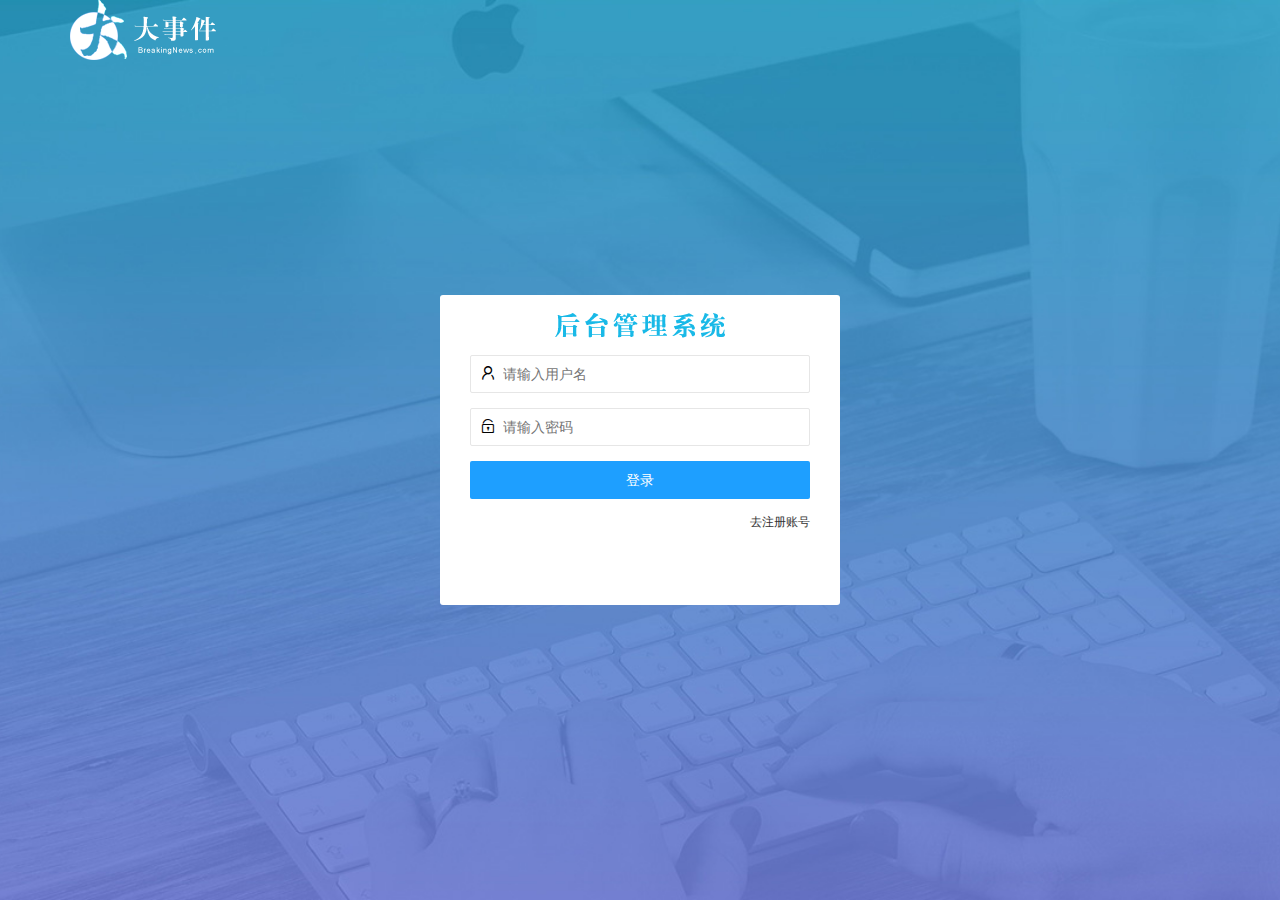
<file: login.html>
<!DOCTYPE html>
<html lang="en">

<head>
    <meta charset="UTF-8">
    <meta name="viewport" content="width=device-width, initial-scale=1.0">
    <meta http-equiv="X-UA-Compatible" content="ie=edge">
    <title>大事件-登录/注册</title>
    <!-- 导入 layui 的样式 -->
    <link rel="stylesheet" href="assets/lib/layui/css/layui.css">
    <!-- 导入自己的样式 -->
    <link rel="stylesheet" href="assets/css/login.css">
</head>

<body>
    <!-- 头部的 logo 区域 -->
    <div class="layui-main">
        <img src="assets/images/logo.png" alt="">
    </div>

    <!-- 登录注册区域 -->
    <div class="loginAndRegBox">
        <!-- 标题盒子 -->
        <div class="title-box"></div>
        <!-- 登录的div -->
        <div class="login-box">
            <!-- 登录的表单 -->
            <form class="layui-form" id="form_login">
                <!-- 用户名 -->
                <div class="layui-form-item">
                    <i class="layui-icon layui-icon-username"></i>
                    <input type="text" name="username" required lay-verify="required|user" placeholder="请输入用户名"
                        autocomplete="off" class="layui-input">
                </div>
                <!-- 密码 -->
                <div class="layui-form-item">
                    <i class="layui-icon layui-icon-password"></i>
                    <input type="password" name="password" required lay-verify="required|pwd" placeholder="请输入密码"
                        autocomplete="off" class="layui-input">
                </div>
                <!-- 登录按钮 -->
                <div class="layui-form-item">
                    <button class="layui-btn layui-btn-fluid layui-btn-normal" lay-submit>登录</button>
                </div>
                <div class="layui-form-item links">
                    <a href="javascript:;" id="link_reg">去注册账号</a>
                </div>
            </form>
        </div>
        <!-- 注册的div -->
        <div class="reg-box">
            <form class="layui-form" id="form_reg">
                <!-- 用户名 -->
                <div class="layui-form-item">
                    <i class="layui-icon layui-icon-username"></i>
                    <input type="text" name="username" required lay-verify="required|user" placeholder="请输入用户名"
                        autocomplete="off" class="layui-input">
                </div>
                <!-- 密码 -->
                <div class="layui-form-item">
                    <i class="layui-icon layui-icon-password"></i>
                    <input type="password" name="password" required lay-verify="required|pwd" placeholder="请输入密码"
                        autocomplete="off" class="layui-input">
                </div>
                <!-- 密码确认 -->
                <div class="layui-form-item">
                    <i class="layui-icon layui-icon-password"></i>
                    <input type="password" name="repassword" required lay-verify="required|repwd" placeholder="再次确认密码"
                        autocomplete="off" class="layui-input">
                </div>
                <!-- 登录按钮 -->
                <div class="layui-form-item">
                    <button class="layui-btn layui-btn-fluid layui-btn-normal" lay-submit>注册</button>
                </div>
                <div class="layui-form-item links">
                    <a href="javascript:;" id="link_login">去登录</a>
                </div>
            </form>
        </div>
    </div>


    <!-- 导入 layui 的js文件 -->
    <script src="assets/lib/layui/layui.all.js"></script>
    <!-- 导入 jQuery -->
    <script src="assets/lib/jquery.js"></script>
    <!-- 导入自己封装的 baseAPI.js -->
    <script src="assets/js/baseAPI.js"></script>
    <!-- 导入自己的 js 脚本文件 -->
    <script src="assets/js/login.js"></script>
</body>

</html>
</file>
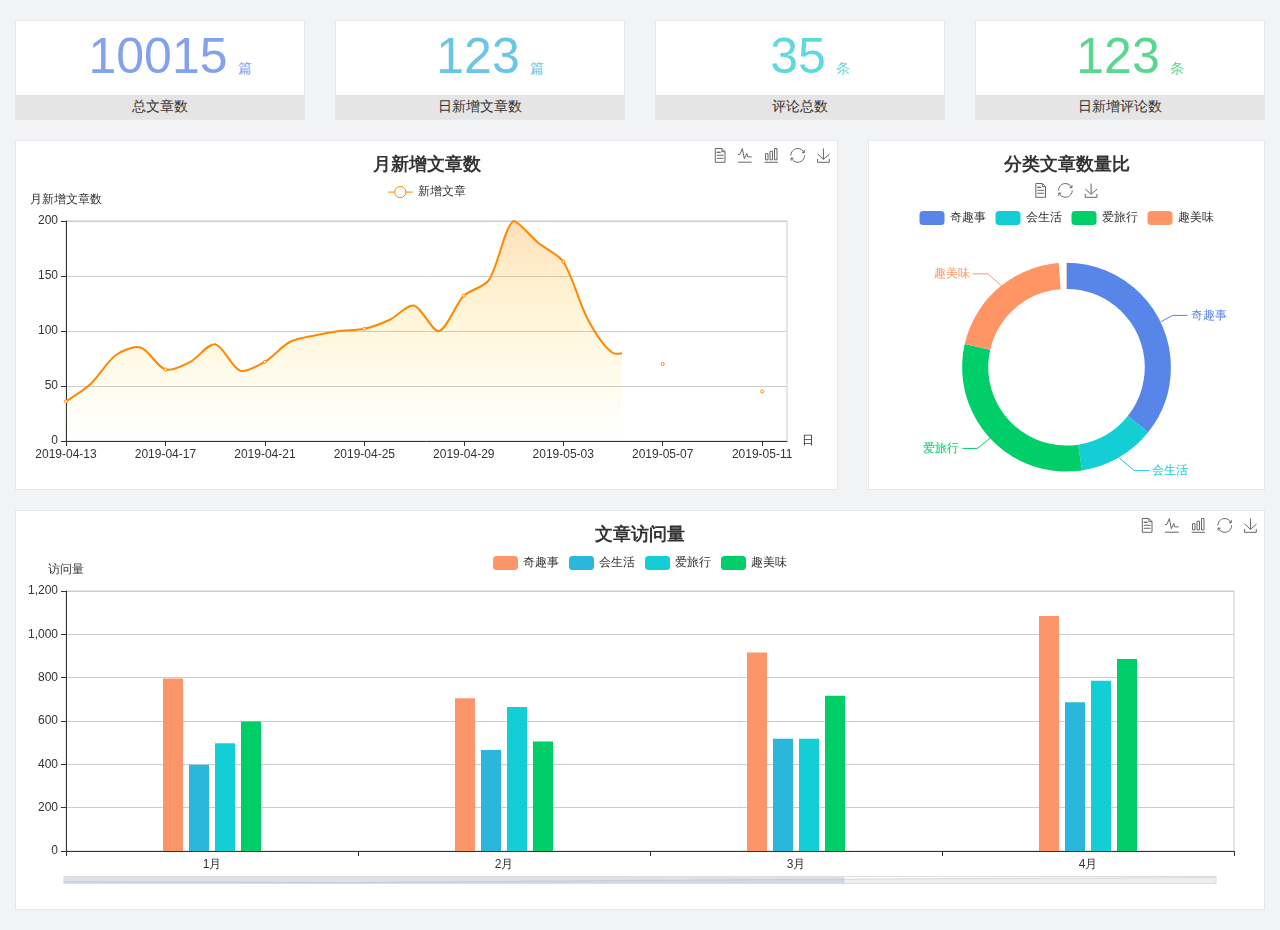
<file: home/dashboard.html>
<!DOCTYPE html>
<html lang="en">

<head>
  <meta charset="UTF-8">
  <meta name="viewport" content="width=device-width, initial-scale=1.0">
  <meta http-equiv="X-UA-Compatible" content="ie=edge">
  <title>图表统计</title>
  <link rel="stylesheet" href="../assets/lib/bootstrap.css" />
  <link rel="stylesheet" href="../assets/lib/main.css" />
  <script src="../assets/lib/jquery.js"></script>
  <script type="text/javascript" src="../assets/lib/echarts.min.js"></script>
</head>

<body>
  <div class="container-fluid">
    <div class="row spannel_list">
      <div class="col-sm-3 col-xs-6">
        <div class="spannel">
          <em>10015</em><span>篇</span>
          <b>总文章数</b>
        </div>
      </div>
      <div class="col-sm-3 col-xs-6">
        <div class="spannel scolor01">
          <em>123</em><span>篇</span>
          <b>日新增文章数</b>
        </div>
      </div>
      <div class="col-sm-3 col-xs-6">
        <div class="spannel scolor02">
          <em>35</em><span>条</span>
          <b>评论总数</b>
        </div>
      </div>
      <div class="col-sm-3 col-xs-6">
        <div class="spannel scolor03">
          <em>123</em><span>条</span>
          <b>日新增评论数</b>
        </div>
      </div>
    </div>
  </div>

  <div class="container-fluid">
    <div class="row curve-pie">
      <div class="col-lg-8 col-md-8">
        <div class="gragh_pannel" id="curve_show"></div>
      </div>
      <div class="col-lg-4 col-md-4">
        <div class="gragh_pannel" id="pie_show"></div>
      </div>
    </div>
  </div>

  <div class="container-fluid">
    <div class="column_pannel" id="column_show"></div>
  </div>

  <script>
    var oChart = echarts.init(document.getElementById('curve_show'));
    var aList_all = [{
        'count': 36,
        'date': '2019-04-13'
      },
      {
        'count': 52,
        'date': '2019-04-14'
      },
      {
        'count': 78,
        'date': '2019-04-15'
      },
      {
        'count': 85,
        'date': '2019-04-16'
      },
      {
        'count': 65,
        'date': '2019-04-17'
      },
      {
        'count': 72,
        'date': '2019-04-18'
      },
      {
        'count': 88,
        'date': '2019-04-19'
      },
      {
        'count': 64,
        'date': '2019-04-20'
      },
      {
        'count': 72,
        'date': '2019-04-21'
      },
      {
        'count': 90,
        'date': '2019-04-22'
      },
      {
        'count': 96,
        'date': '2019-04-23'
      },
      {
        'count': 100,
        'date': '2019-04-24'
      },
      {
        'count': 102,
        'date': '2019-04-25'
      },
      {
        'count': 110,
        'date': '2019-04-26'
      },
      {
        'count': 123,
        'date': '2019-04-27'
      },
      {
        'count': 100,
        'date': '2019-04-28'
      },
      {
        'count': 132,
        'date': '2019-04-29'
      },
      {
        'count': 146,
        'date': '2019-04-30'
      },
      {
        'count': 200,
        'date': '2019-05-01'
      },
      {
        'count': 180,
        'date': '2019-05-02'
      },
      {
        'count': 163,
        'date': '2019-05-03'
      },
      {
        'count': 110,
        'date': '2019-05-04'
      },
      {
        'count': 80,
        'date': '2019-05-05'
      },
      {
        'count': 82,
        'date': '2019-05-06'
      },
      {
        'count': 70,
        'date': '2019-05-07'
      },
      {
        'count': 65,
        'date': '2019-05-08'
      },
      {
        'count': 54,
        'date': '2019-05-09'
      },
      {
        'count': 40,
        'date': '2019-05-10'
      },
      {
        'count': 45,
        'date': '2019-05-11'
      },
      {
        'count': 38,
        'date': '2019-05-12'
      },
    ];

    let aCount = [];
    let aDate = [];

    for (var i = 0; i < aList_all.length; i++) {
      aCount.push(aList_all[i].count);
      aDate.push(aList_all[i].date);
    }

    var chartopt = {
      title: {
        text: '月新增文章数',
        left: 'center',
        top: '10'
      },
      tooltip: {
        trigger: 'axis'
      },
      legend: {
        data: ['新增文章'],
        top: '40'
      },
      toolbox: {
        show: true,
        feature: {
          mark: {
            show: true
          },
          dataView: {
            show: true,
            readOnly: false
          },
          magicType: {
            show: true,
            type: ['line', 'bar']
          },
          restore: {
            show: true
          },
          saveAsImage: {
            show: true
          }
        }
      },
      calculable: true,
      xAxis: [{
        name: '日',
        type: 'category',
        boundaryGap: false,
        data: aDate
      }],
      yAxis: [{
        name: '月新增文章数',
        type: 'value'
      }],
      series: [{
        name: '新增文章',
        type: 'line',
        smooth: true,
        itemStyle: {
          normal: {
            areaStyle: {
              type: 'default'
            },
            color: '#f80'
          },
          lineStyle: {
            color: '#f80'
          }
        },
        data: aCount
      }],
      areaStyle: {
        normal: {
          color: new echarts.graphic.LinearGradient(0, 0, 0, 1, [{
            offset: 0,
            color: 'rgba(255,136,0,0.39)'
          }, {
            offset: .34,
            color: 'rgba(255,180,0,0.25)'
          }, {
            offset: 1,
            color: 'rgba(255,222,0,0.00)'
          }])

        }
      },
      grid: {
        show: true,
        x: 50,
        x2: 50,
        y: 80,
        height: 220
      }
    };

    oChart.setOption(chartopt);


    var oPie = echarts.init(document.getElementById('pie_show'));
    var oPieopt = {
      title: {
        top: 10,
        text: '分类文章数量比',
        x: 'center'
      },
      tooltip: {
        trigger: 'item',
        formatter: "{a} <br/>{b} : {c} ({d}%)"
      },
      color: ['#5885e8', '#13cfd5', '#00ce68', '#ff9565'],
      legend: {
        x: 'center',
        top: 65,
        data: ['奇趣事', '会生活', '爱旅行', '趣美味']
      },
      toolbox: {
        show: true,
        x: 'center',
        top: 35,
        feature: {
          mark: {
            show: true
          },
          dataView: {
            show: true,
            readOnly: false
          },
          magicType: {
            show: true,
            type: ['pie', 'funnel'],
            option: {
              funnel: {
                x: '25%',
                width: '50%',
                funnelAlign: 'left',
                max: 1548
              }
            }
          },
          restore: {
            show: true
          },
          saveAsImage: {
            show: true
          }
        }
      },
      calculable: true,
      series: [{
        name: '访问来源',
        type: 'pie',
        radius: ['45%', '60%'],
        center: ['50%', '65%'],
        data: [{
            value: 300,
            name: '奇趣事'
          },
          {
            value: 100,
            name: '会生活'
          },
          {
            value: 260,
            name: '爱旅行'
          },
          {
            value: 180,
            name: '趣美味'
          }
        ]
      }]
    };
    oPie.setOption(oPieopt);



    var oColumn = this.echarts.init(document.getElementById('column_show'));
    var oColumnopt = {
      title: {
        text: '文章访问量',
        left: 'center',
        top: '10'
      },
      tooltip: {
        trigger: 'axis'
      },
      legend: {
        data: ['奇趣事', '会生活', '爱旅行', '趣美味'],
        top: '40'
      },
      toolbox: {
        show: true,
        feature: {
          mark: {
            show: true
          },
          dataView: {
            show: true,
            readOnly: false
          },
          magicType: {
            show: true,
            type: ['line', 'bar']
          },
          restore: {
            show: true
          },
          saveAsImage: {
            show: true
          }
        }
      },
      calculable: true,
      xAxis: [{
        type: 'category',
        data: ['1月', '2月', '3月', '4月', '5月']
      }],
      yAxis: [{
        name: '访问量',
        type: 'value'
      }],
      series: [{
          name: '奇趣事',
          type: 'bar',
          barWidth: 20,
          itemStyle: {
            normal: {
              areaStyle: {
                type: 'default'
              },
              color: '#fd956a'
            }
          },
          data: [800, 708, 920, 1090, 1200]
        },
        {
          name: '会生活',
          type: 'bar',
          barWidth: 20,
          itemStyle: {
            normal: {
              areaStyle: {
                type: 'default'
              },
              color: '#2bb6db'
            }
          },
          data: [400, 468, 520, 690, 800]
        },
        {
          name: '爱旅行',
          type: 'bar',
          barWidth: 20,
          itemStyle: {
            normal: {
              areaStyle: {
                type: 'default'
              },
              color: '#13cfd5'
            }
          },
          data: [500, 668, 520, 790, 900]
        },
        {
          name: '趣美味',
          type: 'bar',
          barWidth: 20,
          itemStyle: {
            normal: {
              areaStyle: {
                type: 'default'
              },
              color: '#00ce68'
            }
          },
          data: [600, 508, 720, 890, 1000]
        }
      ],
      grid: {
        show: true,
        x: 50,
        x2: 30,
        y: 80,
        height: 260
      },
      dataZoom: [ //给x轴设置滚动条
        {
          start: 0, //默认为0
          end: 100 - 1000 / 31, //默认为100
          type: 'slider',
          show: true,
          xAxisIndex: [0],
          handleSize: 0, //滑动条的 左右2个滑动条的大小
          height: 8, //组件高度
          left: 45, //左边的距离
          right: 50, //右边的距离
          bottom: 26, //右边的距离
          handleColor: '#ddd', //h滑动图标的颜色
          handleStyle: {
            borderColor: "#cacaca",
            borderWidth: "1",
            shadowBlur: 2,
            background: "#ddd",
            shadowColor: "#ddd",
          }
        }
      ]
    };
    oColumn.setOption(oColumnopt);
  </script>
</body>

</html>
</file>
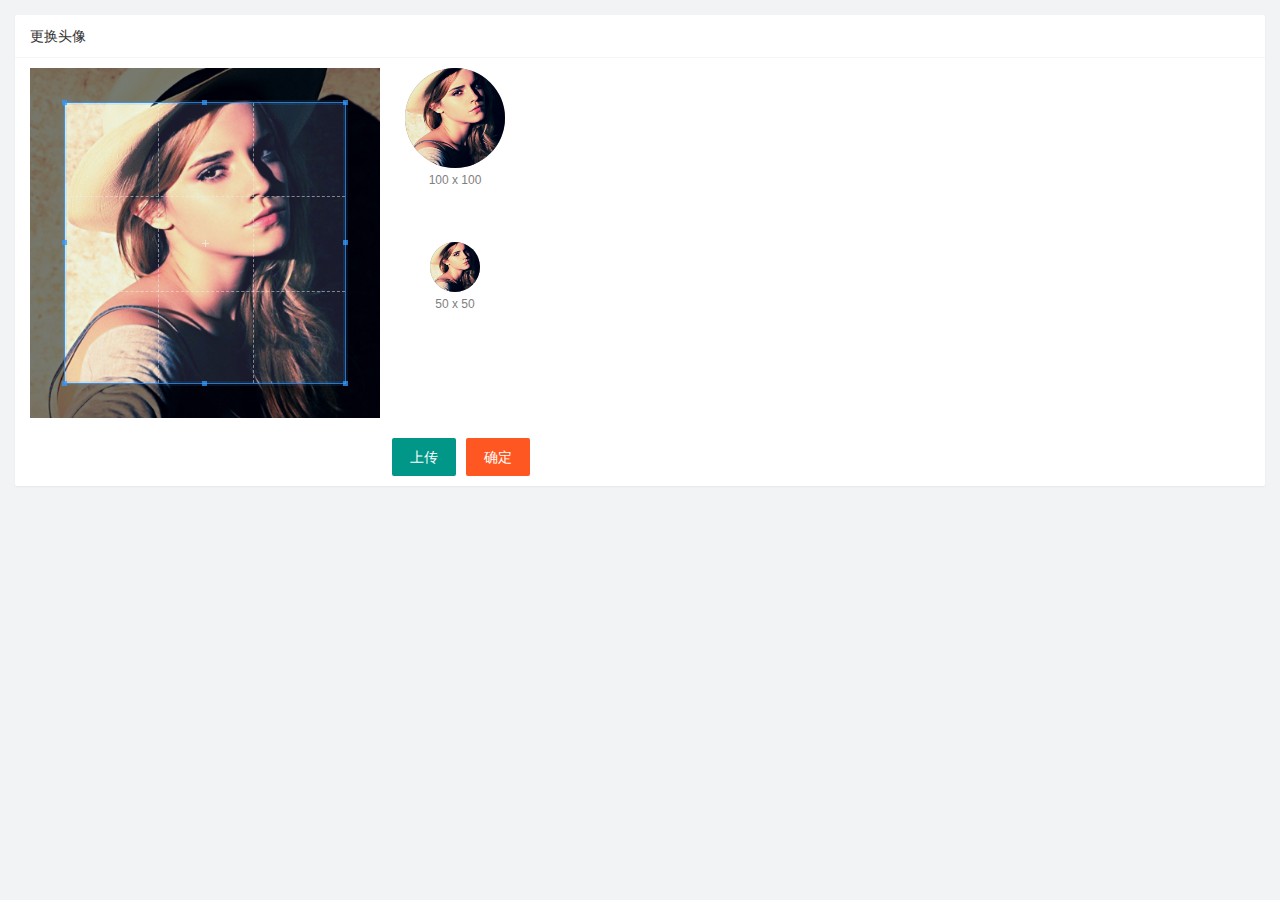
<file: user/user_avatar.html>
<!DOCTYPE html>
<html lang="en">

<head>
    <meta charset="UTF-8">
    <meta name="viewport" content="width=device-width, initial-scale=1.0">
    <meta http-equiv="X-UA-Compatible" content="ie=edge">
    <title>Document</title>
    <!-- 导入layui样式表 -->
    <link rel="stylesheet" href="../assets/lib/layui/css/layui.css">
    <!-- 导入cropper的样式表 -->
    <link rel="stylesheet" href="../assets/lib/cropper/cropper.css">
    <!-- 导入自己的样式表 -->
    <link rel="stylesheet" href="../assets/css/user/user_avatar.css">
</head>

<body>
    <!-- 卡片区域 -->
    <div class="layui-card">
        <div class="layui-card-header">更换头像</div>
        <div class="layui-card-body">
            <!-- 第一行的图片裁剪和预览区域 -->
            <div class="row1">
                <!-- 图片裁剪区域 -->
                <div class="cropper-box">
                    <!-- 这个 img 标签很重要，将来会把它初始化为裁剪区域 -->
                    <img id="image" src="/assets/images/sample.jpg" />
                </div>
                <!-- 图片的预览区域 -->
                <div class="preview-box">
                    <div>
                        <!-- 宽高为 100px 的预览区域 -->
                        <div class="img-preview w100"></div>
                        <p class="size">100 x 100</p>
                    </div>
                    <div>
                        <!-- 宽高为 50px 的预览区域 -->
                        <div class="img-preview w50"></div>
                        <p class="size">50 x 50</p>
                    </div>
                </div>
            </div>
            <!-- 第二行的按钮区域 -->
            <div class="row2">
                <!-- 通过 accept 属性，指定，允许用户选择什么类型的文件 -->
                <input type="file" id="file" accept="image/png,image/jpeg">
                <button type="button" class="layui-btn" id="btnChooseImage">上传</button>
                <button type="button" class="layui-btn layui-btn-danger" id="btnUpload">确定</button>
            </div>
        </div>
    </div>


    <script src="../assets/lib/layui/layui.all.js"></script>

    <script src="../assets/lib/jquery.js"></script>

    <script src="../assets/lib/cropper/Cropper.js"></script>

    <script src="../assets/lib/cropper/jquery-cropper.js"></script>

    <script src="../assets/js/baseAPI.js"></script>

    <script src="../assets/js/user/user_avatar.js"></script>
</body>

</html>
</file>
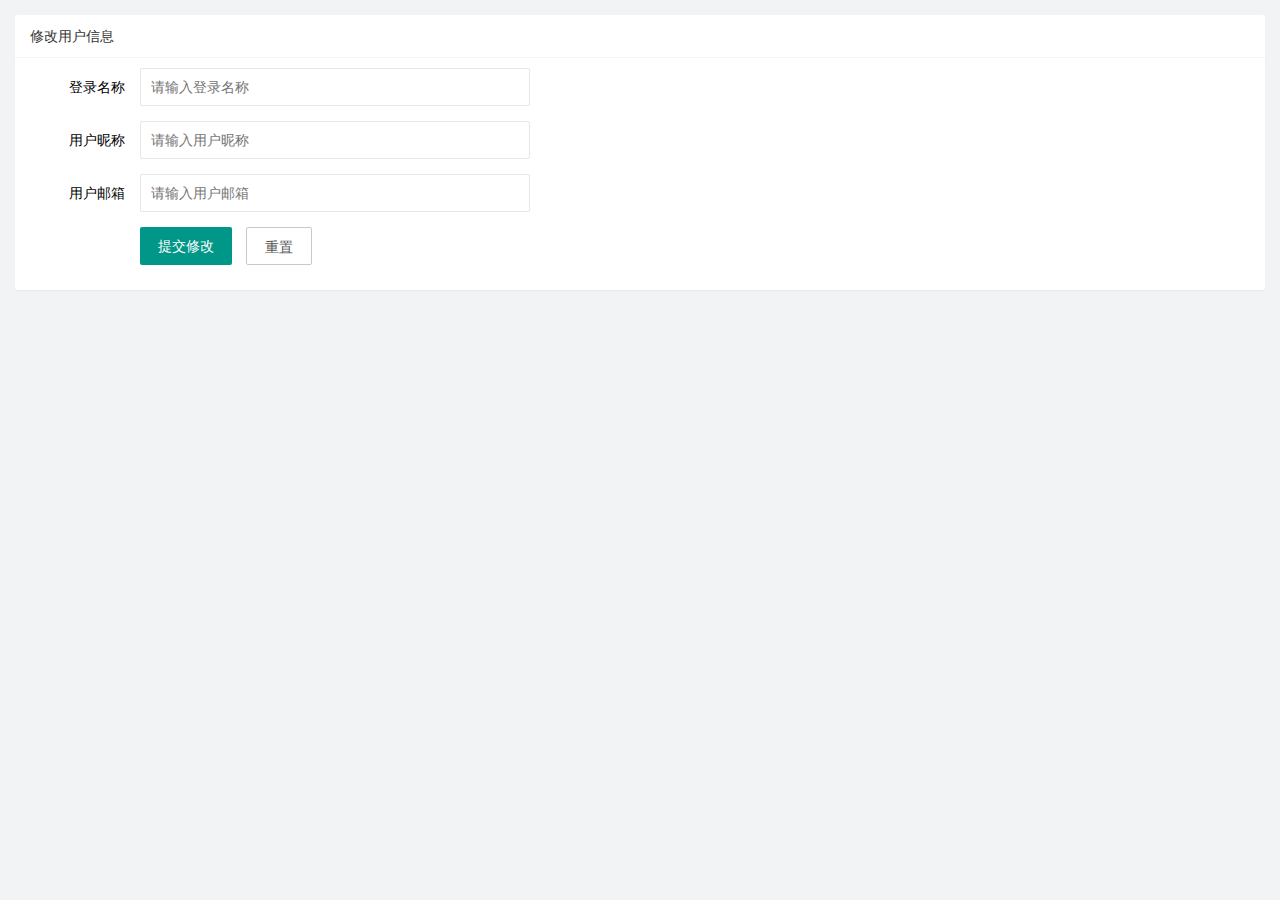
<file: user/user_info.html>
<!DOCTYPE html>
<html lang="en">

<head>
    <meta charset="UTF-8" />
    <meta name="viewport" content="width=device-width, initial-scale=1.0" />
    <title>Document</title>
    <!-- 导入 layui 的样式 -->
    <link rel="stylesheet" href="/assets/lib/layui/css/layui.css" />
    <!-- 导入自己的样式 -->
    <link rel="stylesheet" href="/assets/css/user/user_info.css" />
</head>

<body>
    <!-- 卡片区域 -->
    <div class="layui-card">
        <div class="layui-card-header">修改用户信息</div>
        <div class="layui-card-body">
            <!-- form 表单区域 -->
            <form class="layui-form" lay-filter="formUserInfo">
                <!-- 隐藏域 -->
                <input type="hidden" name="id" value="">

                <div class="layui-form-item">
                    <label class="layui-form-label">登录名称</label>
                    <div class="layui-input-block">
                        <input type="text" name="username" required lay-verify="required" placeholder="请输入登录名称"
                            autocomplete="off" class="layui-input" readonly>
                    </div>
                </div>
                <div class="layui-form-item">
                    <label class="layui-form-label">用户昵称</label>
                    <div class="layui-input-block">
                        <input type="text" name="nickname" required lay-verify="required|nickname" placeholder="请输入用户昵称"
                            autocomplete="off" class="layui-input">
                    </div>
                </div>
                <div class="layui-form-item">
                    <label class="layui-form-label">用户邮箱</label>
                    <div class="layui-input-block">
                        <input type="text" name="email" required lay-verify="required|email" placeholder="请输入用户邮箱"
                            autocomplete="off" class="layui-input">
                    </div>
                </div>

                <div class="layui-form-item">
                    <div class="layui-input-block">
                        <button class="layui-btn" lay-submit lay-filter="formDemo">提交修改</button>
                        <button type="reset" class="layui-btn layui-btn-primary" id="btnReset">重置</button>
                    </div>
                </div>
            </form>
        </div>
    </div>

    <!-- 导入 layui 的 js -->
    <script src="../assets/lib/layui/layui.all.js"></script>
    <!-- 导入 jQuery -->
    <script src="../assets/lib/jquery.js"></script>
    <!-- 导入自己的 baseAPI -->
    <script src="../assets/js/baseAPI.js"></script>
    <!-- 导入自己的 js -->
    <script src="../assets/js/user/user_info.js"></script>
</body>

</html>
</file>
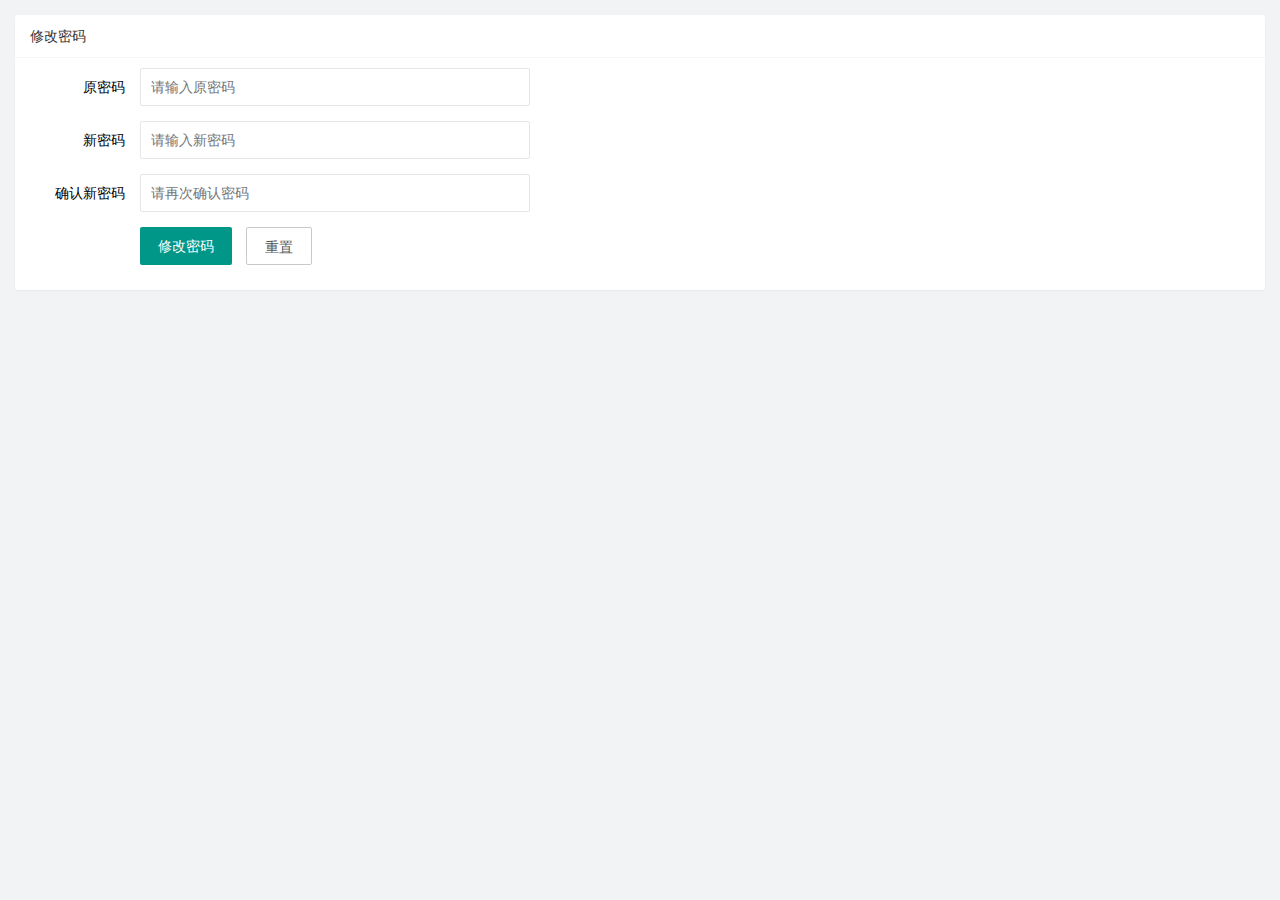
<file: user/user_pwd.html>
<!DOCTYPE html>
<html lang="en">

<head>
    <meta charset="UTF-8">
    <meta name="viewport" content="width=device-width, initial-scale=1.0">
    <meta http-equiv="X-UA-Compatible" content="ie=edge">
    <title>Document</title>
    <!-- 导入layui样式表 -->
    <link rel="stylesheet" href="../assets/lib/layui/css/layui.css">
    <!-- 导入自己的样式表 -->
    <link rel="stylesheet" href="../assets/css/user/user_pwd.css">
</head>

<body>
    <div class="layui-card">
        <div class="layui-card-header">修改密码</div>
        <div class="layui-card-body">
            <form class="layui-form">
                <div class="layui-form-item">
                    <label class="layui-form-label">原密码</label>
                    <div class="layui-input-block">
                        <input type="password" name="oldPwd" required lay-verify="required|pwd" placeholder="请输入原密码"
                            autocomplete="off" class="layui-input">
                    </div>
                </div>
                <div class="layui-form-item">
                    <label class="layui-form-label">新密码</label>
                    <div class="layui-input-block">
                        <input type="password" name="newPwd" required lay-verify="required|pwd|samePwd"
                            placeholder="请输入新密码" autocomplete="off" class="layui-input">
                    </div>
                </div>
                <div class="layui-form-item">
                    <label class="layui-form-label">确认新密码</label>
                    <div class="layui-input-block">
                        <input type="password" name="rePwd" required lay-verify="required|pwd|rePwd"
                            placeholder="请再次确认密码" autocomplete="off" class="layui-input">
                    </div>
                </div>
                <div class="layui-form-item">
                    <div class="layui-input-block">
                        <button class="layui-btn" lay-submit lay-filter="formDemo">修改密码</button>
                        <button type="reset" class="layui-btn layui-btn-primary">重置</button>
                    </div>
                </div>
            </form>
        </div>
    </div>

    <!-- 导入layui的js文件 -->
    <script src="../assets/lib/layui/layui.all.js"></script>
    <!-- 导入jQuery的js文件 -->
    <script src="../assets/lib/jquery.js"></script>
    <!-- 导入自己封装的 baseAPI文件 -->
    <script src="../assets/js/baseAPI.js"></script>
    <!-- 导入自己的js文件 -->
    <script src="../assets/js/user/user_pwd.js"></script>
</body>

</html>
</file>
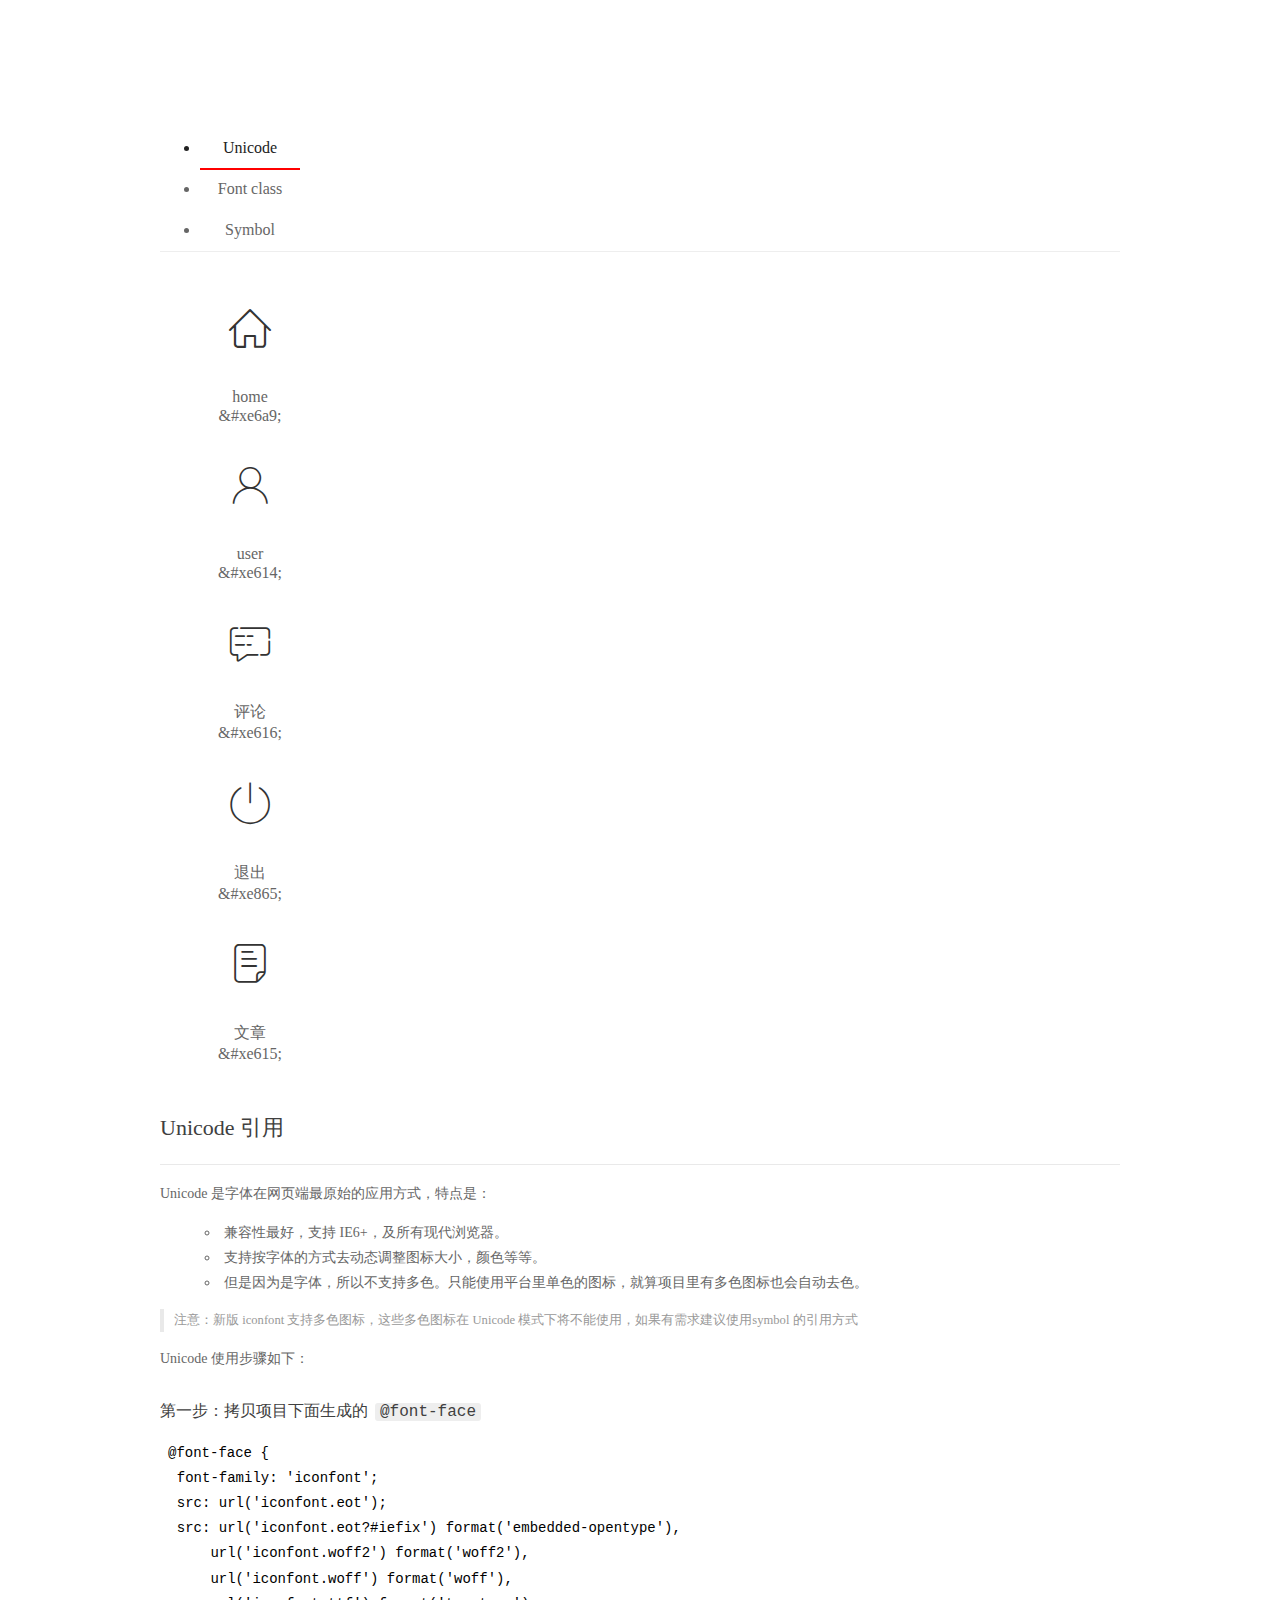
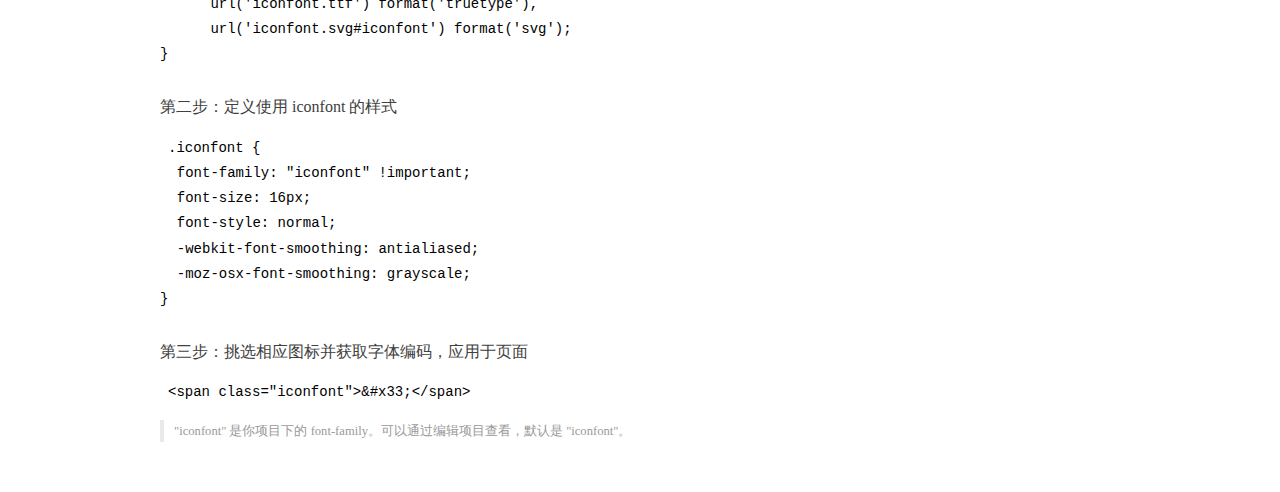
<file: assets/fonts/demo_index.html>
<!DOCTYPE html>
<html>
<head>
  <meta charset="utf-8"/>
  <title>IconFont Demo</title>
  <link rel="shortcut icon" href="https://gtms04.alicdn.com/tps/i4/TB1_oz6GVXXXXaFXpXXJDFnIXXX-64-64.ico" type="image/x-icon"/>
  <link rel="stylesheet" href="https://g.alicdn.com/thx/cube/1.3.2/cube.min.css">
  <link rel="stylesheet" href="demo.css">
  <link rel="stylesheet" href="iconfont.css">
  <script src="iconfont.js"></script>
  <!-- jQuery -->
  <script src="https://a1.alicdn.com/oss/uploads/2018/12/26/7bfddb60-08e8-11e9-9b04-53e73bb6408b.js"></script>
  <!-- 代码高亮 -->
  <script src="https://a1.alicdn.com/oss/uploads/2018/12/26/a3f714d0-08e6-11e9-8a15-ebf944d7534c.js"></script>
</head>
<body>
  <div class="main">
    <h1 class="logo"><a href="https://www.iconfont.cn/" title="iconfont 首页" target="_blank">&#xe86b;</a></h1>
    <div class="nav-tabs">
      <ul id="tabs" class="dib-box">
        <li class="dib active"><span>Unicode</span></li>
        <li class="dib"><span>Font class</span></li>
        <li class="dib"><span>Symbol</span></li>
      </ul>
      
    </div>
    <div class="tab-container">
      <div class="content unicode" style="display: block;">
          <ul class="icon_lists dib-box">
          
            <li class="dib">
              <span class="icon iconfont">&#xe6a9;</span>
                <div class="name">home</div>
                <div class="code-name">&amp;#xe6a9;</div>
              </li>
          
            <li class="dib">
              <span class="icon iconfont">&#xe614;</span>
                <div class="name">user</div>
                <div class="code-name">&amp;#xe614;</div>
              </li>
          
            <li class="dib">
              <span class="icon iconfont">&#xe616;</span>
                <div class="name">评论</div>
                <div class="code-name">&amp;#xe616;</div>
              </li>
          
            <li class="dib">
              <span class="icon iconfont">&#xe865;</span>
                <div class="name">退出</div>
                <div class="code-name">&amp;#xe865;</div>
              </li>
          
            <li class="dib">
              <span class="icon iconfont">&#xe615;</span>
                <div class="name">文章</div>
                <div class="code-name">&amp;#xe615;</div>
              </li>
          
          </ul>
          <div class="article markdown">
          <h2 id="unicode-">Unicode 引用</h2>
          <hr>

          <p>Unicode 是字体在网页端最原始的应用方式，特点是：</p>
          <ul>
            <li>兼容性最好，支持 IE6+，及所有现代浏览器。</li>
            <li>支持按字体的方式去动态调整图标大小，颜色等等。</li>
            <li>但是因为是字体，所以不支持多色。只能使用平台里单色的图标，就算项目里有多色图标也会自动去色。</li>
          </ul>
          <blockquote>
            <p>注意：新版 iconfont 支持多色图标，这些多色图标在 Unicode 模式下将不能使用，如果有需求建议使用symbol 的引用方式</p>
          </blockquote>
          <p>Unicode 使用步骤如下：</p>
          <h3 id="-font-face">第一步：拷贝项目下面生成的 <code>@font-face</code></h3>
<pre><code class="language-css"
>@font-face {
  font-family: 'iconfont';
  src: url('iconfont.eot');
  src: url('iconfont.eot?#iefix') format('embedded-opentype'),
      url('iconfont.woff2') format('woff2'),
      url('iconfont.woff') format('woff'),
      url('iconfont.ttf') format('truetype'),
      url('iconfont.svg#iconfont') format('svg');
}
</code></pre>
          <h3 id="-iconfont-">第二步：定义使用 iconfont 的样式</h3>
<pre><code class="language-css"
>.iconfont {
  font-family: "iconfont" !important;
  font-size: 16px;
  font-style: normal;
  -webkit-font-smoothing: antialiased;
  -moz-osx-font-smoothing: grayscale;
}
</code></pre>
          <h3 id="-">第三步：挑选相应图标并获取字体编码，应用于页面</h3>
<pre>
<code class="language-html"
>&lt;span class="iconfont"&gt;&amp;#x33;&lt;/span&gt;
</code></pre>
          <blockquote>
            <p>"iconfont" 是你项目下的 font-family。可以通过编辑项目查看，默认是 "iconfont"。</p>
          </blockquote>
          </div>
      </div>
      <div class="content font-class">
        <ul class="icon_lists dib-box">
          
          <li class="dib">
            <span class="icon iconfont icon-home"></span>
            <div class="name">
              home
            </div>
            <div class="code-name">.icon-home
            </div>
          </li>
          
          <li class="dib">
            <span class="icon iconfont icon-user"></span>
            <div class="name">
              user
            </div>
            <div class="code-name">.icon-user
            </div>
          </li>
          
          <li class="dib">
            <span class="icon iconfont icon-pinglun"></span>
            <div class="name">
              评论
            </div>
            <div class="code-name">.icon-pinglun
            </div>
          </li>
          
          <li class="dib">
            <span class="icon iconfont icon-tuichu"></span>
            <div class="name">
              退出
            </div>
            <div class="code-name">.icon-tuichu
            </div>
          </li>
          
          <li class="dib">
            <span class="icon iconfont icon-16"></span>
            <div class="name">
              文章
            </div>
            <div class="code-name">.icon-16
            </div>
          </li>
          
        </ul>
        <div class="article markdown">
        <h2 id="font-class-">font-class 引用</h2>
        <hr>

        <p>font-class 是 Unicode 使用方式的一种变种，主要是解决 Unicode 书写不直观，语意不明确的问题。</p>
        <p>与 Unicode 使用方式相比，具有如下特点：</p>
        <ul>
          <li>兼容性良好，支持 IE8+，及所有现代浏览器。</li>
          <li>相比于 Unicode 语意明确，书写更直观。可以很容易分辨这个 icon 是什么。</li>
          <li>因为使用 class 来定义图标，所以当要替换图标时，只需要修改 class 里面的 Unicode 引用。</li>
          <li>不过因为本质上还是使用的字体，所以多色图标还是不支持的。</li>
        </ul>
        <p>使用步骤如下：</p>
        <h3 id="-fontclass-">第一步：引入项目下面生成的 fontclass 代码：</h3>
<pre><code class="language-html">&lt;link rel="stylesheet" href="./iconfont.css"&gt;
</code></pre>
        <h3 id="-">第二步：挑选相应图标并获取类名，应用于页面：</h3>
<pre><code class="language-html">&lt;span class="iconfont icon-xxx"&gt;&lt;/span&gt;
</code></pre>
        <blockquote>
          <p>"
            iconfont" 是你项目下的 font-family。可以通过编辑项目查看，默认是 "iconfont"。</p>
        </blockquote>
      </div>
      </div>
      <div class="content symbol">
          <ul class="icon_lists dib-box">
          
            <li class="dib">
                <svg class="icon svg-icon" aria-hidden="true">
                  <use xlink:href="#icon-home"></use>
                </svg>
                <div class="name">home</div>
                <div class="code-name">#icon-home</div>
            </li>
          
            <li class="dib">
                <svg class="icon svg-icon" aria-hidden="true">
                  <use xlink:href="#icon-user"></use>
                </svg>
                <div class="name">user</div>
                <div class="code-name">#icon-user</div>
            </li>
          
            <li class="dib">
                <svg class="icon svg-icon" aria-hidden="true">
                  <use xlink:href="#icon-pinglun"></use>
                </svg>
                <div class="name">评论</div>
                <div class="code-name">#icon-pinglun</div>
            </li>
          
            <li class="dib">
                <svg class="icon svg-icon" aria-hidden="true">
                  <use xlink:href="#icon-tuichu"></use>
                </svg>
                <div class="name">退出</div>
                <div class="code-name">#icon-tuichu</div>
            </li>
          
            <li class="dib">
                <svg class="icon svg-icon" aria-hidden="true">
                  <use xlink:href="#icon-16"></use>
                </svg>
                <div class="name">文章</div>
                <div class="code-name">#icon-16</div>
            </li>
          
          </ul>
          <div class="article markdown">
          <h2 id="symbol-">Symbol 引用</h2>
          <hr>

          <p>这是一种全新的使用方式，应该说这才是未来的主流，也是平台目前推荐的用法。相关介绍可以参考这篇<a href="">文章</a>
            这种用法其实是做了一个 SVG 的集合，与另外两种相比具有如下特点：</p>
          <ul>
            <li>支持多色图标了，不再受单色限制。</li>
            <li>通过一些技巧，支持像字体那样，通过 <code>font-size</code>, <code>color</code> 来调整样式。</li>
            <li>兼容性较差，支持 IE9+，及现代浏览器。</li>
            <li>浏览器渲染 SVG 的性能一般，还不如 png。</li>
          </ul>
          <p>使用步骤如下：</p>
          <h3 id="-symbol-">第一步：引入项目下面生成的 symbol 代码：</h3>
<pre><code class="language-html">&lt;script src="./iconfont.js"&gt;&lt;/script&gt;
</code></pre>
          <h3 id="-css-">第二步：加入通用 CSS 代码（引入一次就行）：</h3>
<pre><code class="language-html">&lt;style&gt;
.icon {
  width: 1em;
  height: 1em;
  vertical-align: -0.15em;
  fill: currentColor;
  overflow: hidden;
}
&lt;/style&gt;
</code></pre>
          <h3 id="-">第三步：挑选相应图标并获取类名，应用于页面：</h3>
<pre><code class="language-html">&lt;svg class="icon" aria-hidden="true"&gt;
  &lt;use xlink:href="#icon-xxx"&gt;&lt;/use&gt;
&lt;/svg&gt;
</code></pre>
          </div>
      </div>

    </div>
  </div>
  <script>
  $(document).ready(function () {
      $('.tab-container .content:first').show()

      $('#tabs li').click(function (e) {
        var tabContent = $('.tab-container .content')
        var index = $(this).index()

        if ($(this).hasClass('active')) {
          return
        } else {
          $('#tabs li').removeClass('active')
          $(this).addClass('active')

          tabContent.hide().eq(index).fadeIn()
        }
      })
    })
  </script>
</body>
</html>
</file>
<file: assets/lib/layui/css/layui.css>
/** layui-v2.5.5 MIT License By https://www.layui.com */
 .layui-inline,img{display:inline-block;vertical-align:middle}h1,h2,h3,h4,h5,h6{font-weight:400}.layui-edge,.layui-header,.layui-inline,.layui-main{position:relative}.layui-body,.layui-edge,.layui-elip{overflow:hidden}.layui-btn,.layui-edge,.layui-inline,img{vertical-align:middle}.layui-btn,.layui-disabled,.layui-icon,.layui-unselect{-moz-user-select:none;-webkit-user-select:none;-ms-user-select:none}.layui-elip,.layui-form-checkbox span,.layui-form-pane .layui-form-label{text-overflow:ellipsis;white-space:nowrap}.layui-breadcrumb,.layui-tree-btnGroup{visibility:hidden}blockquote,body,button,dd,div,dl,dt,form,h1,h2,h3,h4,h5,h6,input,li,ol,p,pre,td,textarea,th,ul{margin:0;padding:0;-webkit-tap-highlight-color:rgba(0,0,0,0)}a:active,a:hover{outline:0}img{border:none}li{list-style:none}table{border-collapse:collapse;border-spacing:0}h4,h5,h6{font-size:100%}button,input,optgroup,option,select,textarea{font-family:inherit;font-size:inherit;font-style:inherit;font-weight:inherit;outline:0}pre{white-space:pre-wrap;white-space:-moz-pre-wrap;white-space:-pre-wrap;white-space:-o-pre-wrap;word-wrap:break-word}body{line-height:24px;font:14px Helvetica Neue,Helvetica,PingFang SC,Tahoma,Arial,sans-serif}hr{height:1px;margin:10px 0;border:0;clear:both}a{color:#333;text-decoration:none}a:hover{color:#777}a cite{font-style:normal;*cursor:pointer}.layui-border-box,.layui-border-box *{box-sizing:border-box}.layui-box,.layui-box *{box-sizing:content-box}.layui-clear{clear:both;*zoom:1}.layui-clear:after{content:'\20';clear:both;*zoom:1;display:block;height:0}.layui-inline{*display:inline;*zoom:1}.layui-edge{display:inline-block;width:0;height:0;border-width:6px;border-style:dashed;border-color:transparent}.layui-edge-top{top:-4px;border-bottom-color:#999;border-bottom-style:solid}.layui-edge-right{border-left-color:#999;border-left-style:solid}.layui-edge-bottom{top:2px;border-top-color:#999;border-top-style:solid}.layui-edge-left{border-right-color:#999;border-right-style:solid}.layui-disabled,.layui-disabled:hover{color:#d2d2d2!important;cursor:not-allowed!important}.layui-circle{border-radius:100%}.layui-show{display:block!important}.layui-hide{display:none!important}@font-face{font-family:layui-icon;src:url(../font/iconfont.eot?v=250);src:url(../font/iconfont.eot?v=250#iefix) format('embedded-opentype'),url(../font/iconfont.woff2?v=250) format('woff2'),url(../font/iconfont.woff?v=250) format('woff'),url(../font/iconfont.ttf?v=250) format('truetype'),url(../font/iconfont.svg?v=250#layui-icon) format('svg')}.layui-icon{font-family:layui-icon!important;font-size:16px;font-style:normal;-webkit-font-smoothing:antialiased;-moz-osx-font-smoothing:grayscale}.layui-icon-reply-fill:before{content:"\e611"}.layui-icon-set-fill:before{content:"\e614"}.layui-icon-menu-fill:before{content:"\e60f"}.layui-icon-search:before{content:"\e615"}.layui-icon-share:before{content:"\e641"}.layui-icon-set-sm:before{content:"\e620"}.layui-icon-engine:before{content:"\e628"}.layui-icon-close:before{content:"\1006"}.layui-icon-close-fill:before{content:"\1007"}.layui-icon-chart-screen:before{content:"\e629"}.layui-icon-star:before{content:"\e600"}.layui-icon-circle-dot:before{content:"\e617"}.layui-icon-chat:before{content:"\e606"}.layui-icon-release:before{content:"\e609"}.layui-icon-list:before{content:"\e60a"}.layui-icon-chart:before{content:"\e62c"}.layui-icon-ok-circle:before{content:"\1005"}.layui-icon-layim-theme:before{content:"\e61b"}.layui-icon-table:before{content:"\e62d"}.layui-icon-right:before{content:"\e602"}.layui-icon-left:before{content:"\e603"}.layui-icon-cart-simple:before{content:"\e698"}.layui-icon-face-cry:before{content:"\e69c"}.layui-icon-face-smile:before{content:"\e6af"}.layui-icon-survey:before{content:"\e6b2"}.layui-icon-tree:before{content:"\e62e"}.layui-icon-upload-circle:before{content:"\e62f"}.layui-icon-add-circle:before{content:"\e61f"}.layui-icon-download-circle:before{content:"\e601"}.layui-icon-templeate-1:before{content:"\e630"}.layui-icon-util:before{content:"\e631"}.layui-icon-face-surprised:before{content:"\e664"}.layui-icon-edit:before{content:"\e642"}.layui-icon-speaker:before{content:"\e645"}.layui-icon-down:before{content:"\e61a"}.layui-icon-file:before{content:"\e621"}.layui-icon-layouts:before{content:"\e632"}.layui-icon-rate-half:before{content:"\e6c9"}.layui-icon-add-circle-fine:before{content:"\e608"}.layui-icon-prev-circle:before{content:"\e633"}.layui-icon-read:before{content:"\e705"}.layui-icon-404:before{content:"\e61c"}.layui-icon-carousel:before{content:"\e634"}.layui-icon-help:before{content:"\e607"}.layui-icon-code-circle:before{content:"\e635"}.layui-icon-water:before{content:"\e636"}.layui-icon-username:before{content:"\e66f"}.layui-icon-find-fill:before{content:"\e670"}.layui-icon-about:before{content:"\e60b"}.layui-icon-location:before{content:"\e715"}.layui-icon-up:before{content:"\e619"}.layui-icon-pause:before{content:"\e651"}.layui-icon-date:before{content:"\e637"}.layui-icon-layim-uploadfile:before{content:"\e61d"}.layui-icon-delete:before{content:"\e640"}.layui-icon-play:before{content:"\e652"}.layui-icon-top:before{content:"\e604"}.layui-icon-friends:before{content:"\e612"}.layui-icon-refresh-3:before{content:"\e9aa"}.layui-icon-ok:before{content:"\e605"}.layui-icon-layer:before{content:"\e638"}.layui-icon-face-smile-fine:before{content:"\e60c"}.layui-icon-dollar:before{content:"\e659"}.layui-icon-group:before{content:"\e613"}.layui-icon-layim-download:before{content:"\e61e"}.layui-icon-picture-fine:before{content:"\e60d"}.layui-icon-link:before{content:"\e64c"}.layui-icon-diamond:before{content:"\e735"}.layui-icon-log:before{content:"\e60e"}.layui-icon-rate-solid:before{content:"\e67a"}.layui-icon-fonts-del:before{content:"\e64f"}.layui-icon-unlink:before{content:"\e64d"}.layui-icon-fonts-clear:before{content:"\e639"}.layui-icon-triangle-r:before{content:"\e623"}.layui-icon-circle:before{content:"\e63f"}.layui-icon-radio:before{content:"\e643"}.layui-icon-align-center:before{content:"\e647"}.layui-icon-align-right:before{content:"\e648"}.layui-icon-align-left:before{content:"\e649"}.layui-icon-loading-1:before{content:"\e63e"}.layui-icon-return:before{content:"\e65c"}.layui-icon-fonts-strong:before{content:"\e62b"}.layui-icon-upload:before{content:"\e67c"}.layui-icon-dialogue:before{content:"\e63a"}.layui-icon-video:before{content:"\e6ed"}.layui-icon-headset:before{content:"\e6fc"}.layui-icon-cellphone-fine:before{content:"\e63b"}.layui-icon-add-1:before{content:"\e654"}.layui-icon-face-smile-b:before{content:"\e650"}.layui-icon-fonts-html:before{content:"\e64b"}.layui-icon-form:before{content:"\e63c"}.layui-icon-cart:before{content:"\e657"}.layui-icon-camera-fill:before{content:"\e65d"}.layui-icon-tabs:before{content:"\e62a"}.layui-icon-fonts-code:before{content:"\e64e"}.layui-icon-fire:before{content:"\e756"}.layui-icon-set:before{content:"\e716"}.layui-icon-fonts-u:before{content:"\e646"}.layui-icon-triangle-d:before{content:"\e625"}.layui-icon-tips:before{content:"\e702"}.layui-icon-picture:before{content:"\e64a"}.layui-icon-more-vertical:before{content:"\e671"}.layui-icon-flag:before{content:"\e66c"}.layui-icon-loading:before{content:"\e63d"}.layui-icon-fonts-i:before{content:"\e644"}.layui-icon-refresh-1:before{content:"\e666"}.layui-icon-rmb:before{content:"\e65e"}.layui-icon-home:before{content:"\e68e"}.layui-icon-user:before{content:"\e770"}.layui-icon-notice:before{content:"\e667"}.layui-icon-login-weibo:before{content:"\e675"}.layui-icon-voice:before{content:"\e688"}.layui-icon-upload-drag:before{content:"\e681"}.layui-icon-login-qq:before{content:"\e676"}.layui-icon-snowflake:before{content:"\e6b1"}.layui-icon-file-b:before{content:"\e655"}.layui-icon-template:before{content:"\e663"}.layui-icon-auz:before{content:"\e672"}.layui-icon-console:before{content:"\e665"}.layui-icon-app:before{content:"\e653"}.layui-icon-prev:before{content:"\e65a"}.layui-icon-website:before{content:"\e7ae"}.layui-icon-next:before{content:"\e65b"}.layui-icon-component:before{content:"\e857"}.layui-icon-more:before{content:"\e65f"}.layui-icon-login-wechat:before{content:"\e677"}.layui-icon-shrink-right:before{content:"\e668"}.layui-icon-spread-left:before{content:"\e66b"}.layui-icon-camera:before{content:"\e660"}.layui-icon-note:before{content:"\e66e"}.layui-icon-refresh:before{content:"\e669"}.layui-icon-female:before{content:"\e661"}.layui-icon-male:before{content:"\e662"}.layui-icon-password:before{content:"\e673"}.layui-icon-senior:before{content:"\e674"}.layui-icon-theme:before{content:"\e66a"}.layui-icon-tread:before{content:"\e6c5"}.layui-icon-praise:before{content:"\e6c6"}.layui-icon-star-fill:before{content:"\e658"}.layui-icon-rate:before{content:"\e67b"}.layui-icon-template-1:before{content:"\e656"}.layui-icon-vercode:before{content:"\e679"}.layui-icon-cellphone:before{content:"\e678"}.layui-icon-screen-full:before{content:"\e622"}.layui-icon-screen-restore:before{content:"\e758"}.layui-icon-cols:before{content:"\e610"}.layui-icon-export:before{content:"\e67d"}.layui-icon-print:before{content:"\e66d"}.layui-icon-slider:before{content:"\e714"}.layui-icon-addition:before{content:"\e624"}.layui-icon-subtraction:before{content:"\e67e"}.layui-icon-service:before{content:"\e626"}.layui-icon-transfer:before{content:"\e691"}.layui-main{width:1140px;margin:0 auto}.layui-header{z-index:1000;height:60px}.layui-header a:hover{transition:all .5s;-webkit-transition:all .5s}.layui-side{position:fixed;left:0;top:0;bottom:0;z-index:999;width:200px;overflow-x:hidden}.layui-side-scroll{position:relative;width:220px;height:100%;overflow-x:hidden}.layui-body{position:absolute;left:200px;right:0;top:0;bottom:0;z-index:998;width:auto;overflow-y:auto;box-sizing:border-box}.layui-layout-body{overflow:hidden}.layui-layout-admin .layui-header{background-color:#23262E}.layui-layout-admin .layui-side{top:60px;width:200px;overflow-x:hidden}.layui-layout-admin .layui-body{position:fixed;top:60px;bottom:44px}.layui-layout-admin .layui-main{width:auto;margin:0 15px}.layui-layout-admin .layui-footer{position:fixed;left:200px;right:0;bottom:0;height:44px;line-height:44px;padding:0 15px;background-color:#eee}.layui-layout-admin .layui-logo{position:absolute;left:0;top:0;width:200px;height:100%;line-height:60px;text-align:center;color:#009688;font-size:16px}.layui-layout-admin .layui-header .layui-nav{background:0 0}.layui-layout-left{position:absolute!important;left:200px;top:0}.layui-layout-right{position:absolute!important;right:0;top:0}.layui-container{position:relative;margin:0 auto;padding:0 15px;box-sizing:border-box}.layui-fluid{position:relative;margin:0 auto;padding:0 15px}.layui-row:after,.layui-row:before{content:'';display:block;clear:both}.layui-col-lg1,.layui-col-lg10,.layui-col-lg11,.layui-col-lg12,.layui-col-lg2,.layui-col-lg3,.layui-col-lg4,.layui-col-lg5,.layui-col-lg6,.layui-col-lg7,.layui-col-lg8,.layui-col-lg9,.layui-col-md1,.layui-col-md10,.layui-col-md11,.layui-col-md12,.layui-col-md2,.layui-col-md3,.layui-col-md4,.layui-col-md5,.layui-col-md6,.layui-col-md7,.layui-col-md8,.layui-col-md9,.layui-col-sm1,.layui-col-sm10,.layui-col-sm11,.layui-col-sm12,.layui-col-sm2,.layui-col-sm3,.layui-col-sm4,.layui-col-sm5,.layui-col-sm6,.layui-col-sm7,.layui-col-sm8,.layui-col-sm9,.layui-col-xs1,.layui-col-xs10,.layui-col-xs11,.layui-col-xs12,.layui-col-xs2,.layui-col-xs3,.layui-col-xs4,.layui-col-xs5,.layui-col-xs6,.layui-col-xs7,.layui-col-xs8,.layui-col-xs9{position:relative;display:block;box-sizing:border-box}.layui-col-xs1,.layui-col-xs10,.layui-col-xs11,.layui-col-xs12,.layui-col-xs2,.layui-col-xs3,.layui-col-xs4,.layui-col-xs5,.layui-col-xs6,.layui-col-xs7,.layui-col-xs8,.layui-col-xs9{float:left}.layui-col-xs1{width:8.33333333%}.layui-col-xs2{width:16.66666667%}.layui-col-xs3{width:25%}.layui-col-xs4{width:33.33333333%}.layui-col-xs5{width:41.66666667%}.layui-col-xs6{width:50%}.layui-col-xs7{width:58.33333333%}.layui-col-xs8{width:66.66666667%}.layui-col-xs9{width:75%}.layui-col-xs10{width:83.33333333%}.layui-col-xs11{width:91.66666667%}.layui-col-xs12{width:100%}.layui-col-xs-offset1{margin-left:8.33333333%}.layui-col-xs-offset2{margin-left:16.66666667%}.layui-col-xs-offset3{margin-left:25%}.layui-col-xs-offset4{margin-left:33.33333333%}.layui-col-xs-offset5{margin-left:41.66666667%}.layui-col-xs-offset6{margin-left:50%}.layui-col-xs-offset7{margin-left:58.33333333%}.layui-col-xs-offset8{margin-left:66.66666667%}.layui-col-xs-offset9{margin-left:75%}.layui-col-xs-offset10{margin-left:83.33333333%}.layui-col-xs-offset11{margin-left:91.66666667%}.layui-col-xs-offset12{margin-left:100%}@media screen and (max-width:768px){.layui-hide-xs{display:none!important}.layui-show-xs-block{display:block!important}.layui-show-xs-inline{display:inline!important}.layui-show-xs-inline-block{display:inline-block!important}}@media screen and (min-width:768px){.layui-container{width:750px}.layui-hide-sm{display:none!important}.layui-show-sm-block{display:block!important}.layui-show-sm-inline{display:inline!important}.layui-show-sm-inline-block{display:inline-block!important}.layui-col-sm1,.layui-col-sm10,.layui-col-sm11,.layui-col-sm12,.layui-col-sm2,.layui-col-sm3,.layui-col-sm4,.layui-col-sm5,.layui-col-sm6,.layui-col-sm7,.layui-col-sm8,.layui-col-sm9{float:left}.layui-col-sm1{width:8.33333333%}.layui-col-sm2{width:16.66666667%}.layui-col-sm3{width:25%}.layui-col-sm4{width:33.33333333%}.layui-col-sm5{width:41.66666667%}.layui-col-sm6{width:50%}.layui-col-sm7{width:58.33333333%}.layui-col-sm8{width:66.66666667%}.layui-col-sm9{width:75%}.layui-col-sm10{width:83.33333333%}.layui-col-sm11{width:91.66666667%}.layui-col-sm12{width:100%}.layui-col-sm-offset1{margin-left:8.33333333%}.layui-col-sm-offset2{margin-left:16.66666667%}.layui-col-sm-offset3{margin-left:25%}.layui-col-sm-offset4{margin-left:33.33333333%}.layui-col-sm-offset5{margin-left:41.66666667%}.layui-col-sm-offset6{margin-left:50%}.layui-col-sm-offset7{margin-left:58.33333333%}.layui-col-sm-offset8{margin-left:66.66666667%}.layui-col-sm-offset9{margin-left:75%}.layui-col-sm-offset10{margin-left:83.33333333%}.layui-col-sm-offset11{margin-left:91.66666667%}.layui-col-sm-offset12{margin-left:100%}}@media screen and (min-width:992px){.layui-container{width:970px}.layui-hide-md{display:none!important}.layui-show-md-block{display:block!important}.layui-show-md-inline{display:inline!important}.layui-show-md-inline-block{display:inline-block!important}.layui-col-md1,.layui-col-md10,.layui-col-md11,.layui-col-md12,.layui-col-md2,.layui-col-md3,.layui-col-md4,.layui-col-md5,.layui-col-md6,.layui-col-md7,.layui-col-md8,.layui-col-md9{float:left}.layui-col-md1{width:8.33333333%}.layui-col-md2{width:16.66666667%}.layui-col-md3{width:25%}.layui-col-md4{width:33.33333333%}.layui-col-md5{width:41.66666667%}.layui-col-md6{width:50%}.layui-col-md7{width:58.33333333%}.layui-col-md8{width:66.66666667%}.layui-col-md9{width:75%}.layui-col-md10{width:83.33333333%}.layui-col-md11{width:91.66666667%}.layui-col-md12{width:100%}.layui-col-md-offset1{margin-left:8.33333333%}.layui-col-md-offset2{margin-left:16.66666667%}.layui-col-md-offset3{margin-left:25%}.layui-col-md-offset4{margin-left:33.33333333%}.layui-col-md-offset5{margin-left:41.66666667%}.layui-col-md-offset6{margin-left:50%}.layui-col-md-offset7{margin-left:58.33333333%}.layui-col-md-offset8{margin-left:66.66666667%}.layui-col-md-offset9{margin-left:75%}.layui-col-md-offset10{margin-left:83.33333333%}.layui-col-md-offset11{margin-left:91.66666667%}.layui-col-md-offset12{margin-left:100%}}@media screen and (min-width:1200px){.layui-container{width:1170px}.layui-hide-lg{display:none!important}.layui-show-lg-block{display:block!important}.layui-show-lg-inline{display:inline!important}.layui-show-lg-inline-block{display:inline-block!important}.layui-col-lg1,.layui-col-lg10,.layui-col-lg11,.layui-col-lg12,.layui-col-lg2,.layui-col-lg3,.layui-col-lg4,.layui-col-lg5,.layui-col-lg6,.layui-col-lg7,.layui-col-lg8,.layui-col-lg9{float:left}.layui-col-lg1{width:8.33333333%}.layui-col-lg2{width:16.66666667%}.layui-col-lg3{width:25%}.layui-col-lg4{width:33.33333333%}.layui-col-lg5{width:41.66666667%}.layui-col-lg6{width:50%}.layui-col-lg7{width:58.33333333%}.layui-col-lg8{width:66.66666667%}.layui-col-lg9{width:75%}.layui-col-lg10{width:83.33333333%}.layui-col-lg11{width:91.66666667%}.layui-col-lg12{width:100%}.layui-col-lg-offset1{margin-left:8.33333333%}.layui-col-lg-offset2{margin-left:16.66666667%}.layui-col-lg-offset3{margin-left:25%}.layui-col-lg-offset4{margin-left:33.33333333%}.layui-col-lg-offset5{margin-left:41.66666667%}.layui-col-lg-offset6{margin-left:50%}.layui-col-lg-offset7{margin-left:58.33333333%}.layui-col-lg-offset8{margin-left:66.66666667%}.layui-col-lg-offset9{margin-left:75%}.layui-col-lg-offset10{margin-left:83.33333333%}.layui-col-lg-offset11{margin-left:91.66666667%}.layui-col-lg-offset12{margin-left:100%}}.layui-col-space1{margin:-.5px}.layui-col-space1>*{padding:.5px}.layui-col-space3{margin:-1.5px}.layui-col-space3>*{padding:1.5px}.layui-col-space5{margin:-2.5px}.layui-col-space5>*{padding:2.5px}.layui-col-space8{margin:-3.5px}.layui-col-space8>*{padding:3.5px}.layui-col-space10{margin:-5px}.layui-col-space10>*{padding:5px}.layui-col-space12{margin:-6px}.layui-col-space12>*{padding:6px}.layui-col-space15{margin:-7.5px}.layui-col-space15>*{padding:7.5px}.layui-col-space18{margin:-9px}.layui-col-space18>*{padding:9px}.layui-col-space20{margin:-10px}.layui-col-space20>*{padding:10px}.layui-col-space22{margin:-11px}.layui-col-space22>*{padding:11px}.layui-col-space25{margin:-12.5px}.layui-col-space25>*{padding:12.5px}.layui-col-space30{margin:-15px}.layui-col-space30>*{padding:15px}.layui-btn,.layui-input,.layui-select,.layui-textarea,.layui-upload-button{outline:0;-webkit-appearance:none;transition:all .3s;-webkit-transition:all .3s;box-sizing:border-box}.layui-elem-quote{margin-bottom:10px;padding:15px;line-height:22px;border-left:5px solid #009688;border-radius:0 2px 2px 0;background-color:#f2f2f2}.layui-quote-nm{border-style:solid;border-width:1px 1px 1px 5px;background:0 0}.layui-elem-field{margin-bottom:10px;padding:0;border-width:1px;border-style:solid}.layui-elem-field legend{margin-left:20px;padding:0 10px;font-size:20px;font-weight:300}.layui-field-title{margin:10px 0 20px;border-width:1px 0 0}.layui-field-box{padding:10px 15px}.layui-field-title .layui-field-box{padding:10px 0}.layui-progress{position:relative;height:6px;border-radius:20px;background-color:#e2e2e2}.layui-progress-bar{position:absolute;left:0;top:0;width:0;max-width:100%;height:6px;border-radius:20px;text-align:right;background-color:#5FB878;transition:all .3s;-webkit-transition:all .3s}.layui-progress-big,.layui-progress-big .layui-progress-bar{height:18px;line-height:18px}.layui-progress-text{position:relative;top:-20px;line-height:18px;font-size:12px;color:#666}.layui-progress-big .layui-progress-text{position:static;padding:0 10px;color:#fff}.layui-collapse{border-width:1px;border-style:solid;border-radius:2px}.layui-colla-content,.layui-colla-item{border-top-width:1px;border-top-style:solid}.layui-colla-item:first-child{border-top:none}.layui-colla-title{position:relative;height:42px;line-height:42px;padding:0 15px 0 35px;color:#333;background-color:#f2f2f2;cursor:pointer;font-size:14px;overflow:hidden}.layui-colla-content{display:none;padding:10px 15px;line-height:22px;color:#666}.layui-colla-icon{position:absolute;left:15px;top:0;font-size:14px}.layui-card{margin-bottom:15px;border-radius:2px;background-color:#fff;box-shadow:0 1px 2px 0 rgba(0,0,0,.05)}.layui-card:last-child{margin-bottom:0}.layui-card-header{position:relative;height:42px;line-height:42px;padding:0 15px;border-bottom:1px solid #f6f6f6;color:#333;border-radius:2px 2px 0 0;font-size:14px}.layui-bg-black,.layui-bg-blue,.layui-bg-cyan,.layui-bg-green,.layui-bg-orange,.layui-bg-red{color:#fff!important}.layui-card-body{position:relative;padding:10px 15px;line-height:24px}.layui-card-body[pad15]{padding:15px}.layui-card-body[pad20]{padding:20px}.layui-card-body .layui-table{margin:5px 0}.layui-card .layui-tab{margin:0}.layui-panel-window{position:relative;padding:15px;border-radius:0;border-top:5px solid #E6E6E6;background-color:#fff}.layui-auxiliar-moving{position:fixed;left:0;right:0;top:0;bottom:0;width:100%;height:100%;background:0 0;z-index:9999999999}.layui-form-label,.layui-form-mid,.layui-form-select,.layui-input-block,.layui-input-inline,.layui-textarea{position:relative}.layui-bg-red{background-color:#FF5722!important}.layui-bg-orange{background-color:#FFB800!important}.layui-bg-green{background-color:#009688!important}.layui-bg-cyan{background-color:#2F4056!important}.layui-bg-blue{background-color:#1E9FFF!important}.layui-bg-black{background-color:#393D49!important}.layui-bg-gray{background-color:#eee!important;color:#666!important}.layui-badge-rim,.layui-colla-content,.layui-colla-item,.layui-collapse,.layui-elem-field,.layui-form-pane .layui-form-item[pane],.layui-form-pane .layui-form-label,.layui-input,.layui-layedit,.layui-layedit-tool,.layui-quote-nm,.layui-select,.layui-tab-bar,.layui-tab-card,.layui-tab-title,.layui-tab-title .layui-this:after,.layui-textarea{border-color:#e6e6e6}.layui-timeline-item:before,hr{background-color:#e6e6e6}.layui-text{line-height:22px;font-size:14px;color:#666}.layui-text h1,.layui-text h2,.layui-text h3{font-weight:500;color:#333}.layui-text h1{font-size:30px}.layui-text h2{font-size:24px}.layui-text h3{font-size:18px}.layui-text a:not(.layui-btn){color:#01AAED}.layui-text a:not(.layui-btn):hover{text-decoration:underline}.layui-text ul{padding:5px 0 5px 15px}.layui-text ul li{margin-top:5px;list-style-type:disc}.layui-text em,.layui-word-aux{color:#999!important;padding:0 5px!important}.layui-btn{display:inline-block;height:38px;line-height:38px;padding:0 18px;background-color:#009688;color:#fff;white-space:nowrap;text-align:center;font-size:14px;border:none;border-radius:2px;cursor:pointer}.layui-btn:hover{opacity:.8;filter:alpha(opacity=80);color:#fff}.layui-btn:active{opacity:1;filter:alpha(opacity=100)}.layui-btn+.layui-btn{margin-left:10px}.layui-btn-container{font-size:0}.layui-btn-container .layui-btn{margin-right:10px;margin-bottom:10px}.layui-btn-container .layui-btn+.layui-btn{margin-left:0}.layui-table .layui-btn-container .layui-btn{margin-bottom:9px}.layui-btn-radius{border-radius:100px}.layui-btn .layui-icon{margin-right:3px;font-size:18px;vertical-align:bottom;vertical-align:middle\9}.layui-btn-primary{border:1px solid #C9C9C9;background-color:#fff;color:#555}.layui-btn-primary:hover{border-color:#009688;color:#333}.layui-btn-normal{background-color:#1E9FFF}.layui-btn-warm{background-color:#FFB800}.layui-btn-danger{background-color:#FF5722}.layui-btn-checked{background-color:#5FB878}.layui-btn-disabled,.layui-btn-disabled:active,.layui-btn-disabled:hover{border:1px solid #e6e6e6;background-color:#FBFBFB;color:#C9C9C9;cursor:not-allowed;opacity:1}.layui-btn-lg{height:44px;line-height:44px;padding:0 25px;font-size:16px}.layui-btn-sm{height:30px;line-height:30px;padding:0 10px;font-size:12px}.layui-btn-sm i{font-size:16px!important}.layui-btn-xs{height:22px;line-height:22px;padding:0 5px;font-size:12px}.layui-btn-xs i{font-size:14px!important}.layui-btn-group{display:inline-block;vertical-align:middle;font-size:0}.layui-btn-group .layui-btn{margin-left:0!important;margin-right:0!important;border-left:1px solid rgba(255,255,255,.5);border-radius:0}.layui-btn-group .layui-btn-primary{border-left:none}.layui-btn-group .layui-btn-primary:hover{border-color:#C9C9C9;color:#009688}.layui-btn-group .layui-btn:first-child{border-left:none;border-radius:2px 0 0 2px}.layui-btn-group .layui-btn-primary:first-child{border-left:1px solid #c9c9c9}.layui-btn-group .layui-btn:last-child{border-radius:0 2px 2px 0}.layui-btn-group .layui-btn+.layui-btn{margin-left:0}.layui-btn-group+.layui-btn-group{margin-left:10px}.layui-btn-fluid{width:100%}.layui-input,.layui-select,.layui-textarea{height:38px;line-height:1.3;line-height:38px\9;border-width:1px;border-style:solid;background-color:#fff;border-radius:2px}.layui-input::-webkit-input-placeholder,.layui-select::-webkit-input-placeholder,.layui-textarea::-webkit-input-placeholder{line-height:1.3}.layui-input,.layui-textarea{display:block;width:100%;padding-left:10px}.layui-input:hover,.layui-textarea:hover{border-color:#D2D2D2!important}.layui-input:focus,.layui-textarea:focus{border-color:#C9C9C9!important}.layui-textarea{min-height:100px;height:auto;line-height:20px;padding:6px 10px;resize:vertical}.layui-select{padding:0 10px}.layui-form input[type=checkbox],.layui-form input[type=radio],.layui-form select{display:none}.layui-form [lay-ignore]{display:initial}.layui-form-item{margin-bottom:15px;clear:both;*zoom:1}.layui-form-item:after{content:'\20';clear:both;*zoom:1;display:block;height:0}.layui-form-label{float:left;display:block;padding:9px 15px;width:80px;font-weight:400;line-height:20px;text-align:right}.layui-form-label-col{display:block;float:none;padding:9px 0;line-height:20px;text-align:left}.layui-form-item .layui-inline{margin-bottom:5px;margin-right:10px}.layui-input-block{margin-left:110px;min-height:36px}.layui-input-inline{display:inline-block;vertical-align:middle}.layui-form-item .layui-input-inline{float:left;width:190px;margin-right:10px}.layui-form-text .layui-input-inline{width:auto}.layui-form-mid{float:left;display:block;padding:9px 0!important;line-height:20px;margin-right:10px}.layui-form-danger+.layui-form-select .layui-input,.layui-form-danger:focus{border-color:#FF5722!important}.layui-form-select .layui-input{padding-right:30px;cursor:pointer}.layui-form-select .layui-edge{position:absolute;right:10px;top:50%;margin-top:-3px;cursor:pointer;border-width:6px;border-top-color:#c2c2c2;border-top-style:solid;transition:all .3s;-webkit-transition:all .3s}.layui-form-select dl{display:none;position:absolute;left:0;top:42px;padding:5px 0;z-index:899;min-width:100%;border:1px solid #d2d2d2;max-height:300px;overflow-y:auto;background-color:#fff;border-radius:2px;box-shadow:0 2px 4px rgba(0,0,0,.12);box-sizing:border-box}.layui-form-select dl dd,.layui-form-select dl dt{padding:0 10px;line-height:36px;white-space:nowrap;overflow:hidden;text-overflow:ellipsis}.layui-form-select dl dt{font-size:12px;color:#999}.layui-form-select dl dd{cursor:pointer}.layui-form-select dl dd:hover{background-color:#f2f2f2;-webkit-transition:.5s all;transition:.5s all}.layui-form-select .layui-select-group dd{padding-left:20px}.layui-form-select dl dd.layui-select-tips{padding-left:10px!important;color:#999}.layui-form-select dl dd.layui-this{background-color:#5FB878;color:#fff}.layui-form-checkbox,.layui-form-select dl dd.layui-disabled{background-color:#fff}.layui-form-selected dl{display:block}.layui-form-checkbox,.layui-form-checkbox *,.layui-form-switch{display:inline-block;vertical-align:middle}.layui-form-selected .layui-edge{margin-top:-9px;-webkit-transform:rotate(180deg);transform:rotate(180deg);margin-top:-3px\9}:root .layui-form-selected .layui-edge{margin-top:-9px\0/IE9}.layui-form-selectup dl{top:auto;bottom:42px}.layui-select-none{margin:5px 0;text-align:center;color:#999}.layui-select-disabled .layui-disabled{border-color:#eee!important}.layui-select-disabled .layui-edge{border-top-color:#d2d2d2}.layui-form-checkbox{position:relative;height:30px;line-height:30px;margin-right:10px;padding-right:30px;cursor:pointer;font-size:0;-webkit-transition:.1s linear;transition:.1s linear;box-sizing:border-box}.layui-form-checkbox span{padding:0 10px;height:100%;font-size:14px;border-radius:2px 0 0 2px;background-color:#d2d2d2;color:#fff;overflow:hidden}.layui-form-checkbox:hover span{background-color:#c2c2c2}.layui-form-checkbox i{position:absolute;right:0;top:0;width:30px;height:28px;border:1px solid #d2d2d2;border-left:none;border-radius:0 2px 2px 0;color:#fff;font-size:20px;text-align:center}.layui-form-checkbox:hover i{border-color:#c2c2c2;color:#c2c2c2}.layui-form-checked,.layui-form-checked:hover{border-color:#5FB878}.layui-form-checked span,.layui-form-checked:hover span{background-color:#5FB878}.layui-form-checked i,.layui-form-checked:hover i{color:#5FB878}.layui-form-item .layui-form-checkbox{margin-top:4px}.layui-form-checkbox[lay-skin=primary]{height:auto!important;line-height:normal!important;min-width:18px;min-height:18px;border:none!important;margin-right:0;padding-left:28px;padding-right:0;background:0 0}.layui-form-checkbox[lay-skin=primary] span{padding-left:0;padding-right:15px;line-height:18px;background:0 0;color:#666}.layui-form-checkbox[lay-skin=primary] i{right:auto;left:0;width:16px;height:16px;line-height:16px;border:1px solid #d2d2d2;font-size:12px;border-radius:2px;background-color:#fff;-webkit-transition:.1s linear;transition:.1s linear}.layui-form-checkbox[lay-skin=primary]:hover i{border-color:#5FB878;color:#fff}.layui-form-checked[lay-skin=primary] i{border-color:#5FB878!important;background-color:#5FB878;color:#fff}.layui-checkbox-disbaled[lay-skin=primary] span{background:0 0!important;color:#c2c2c2}.layui-checkbox-disbaled[lay-skin=primary]:hover i{border-color:#d2d2d2}.layui-form-item .layui-form-checkbox[lay-skin=primary]{margin-top:10px}.layui-form-switch{position:relative;height:22px;line-height:22px;min-width:35px;padding:0 5px;margin-top:8px;border:1px solid #d2d2d2;border-radius:20px;cursor:pointer;background-color:#fff;-webkit-transition:.1s linear;transition:.1s linear}.layui-form-switch i{position:absolute;left:5px;top:3px;width:16px;height:16px;border-radius:20px;background-color:#d2d2d2;-webkit-transition:.1s linear;transition:.1s linear}.layui-form-switch em{position:relative;top:0;width:25px;margin-left:21px;padding:0!important;text-align:center!important;color:#999!important;font-style:normal!important;font-size:12px}.layui-form-onswitch{border-color:#5FB878;background-color:#5FB878}.layui-checkbox-disbaled,.layui-checkbox-disbaled i{border-color:#e2e2e2!important}.layui-form-onswitch i{left:100%;margin-left:-21px;background-color:#fff}.layui-form-onswitch em{margin-left:5px;margin-right:21px;color:#fff!important}.layui-checkbox-disbaled span{background-color:#e2e2e2!important}.layui-checkbox-disbaled:hover i{color:#fff!important}[lay-radio]{display:none}.layui-form-radio,.layui-form-radio *{display:inline-block;vertical-align:middle}.layui-form-radio{line-height:28px;margin:6px 10px 0 0;padding-right:10px;cursor:pointer;font-size:0}.layui-form-radio *{font-size:14px}.layui-form-radio>i{margin-right:8px;font-size:22px;color:#c2c2c2}.layui-form-radio>i:hover,.layui-form-radioed>i{color:#5FB878}.layui-radio-disbaled>i{color:#e2e2e2!important}.layui-form-pane .layui-form-label{width:110px;padding:8px 15px;height:38px;line-height:20px;border-width:1px;border-style:solid;border-radius:2px 0 0 2px;text-align:center;background-color:#FBFBFB;overflow:hidden;box-sizing:border-box}.layui-form-pane .layui-input-inline{margin-left:-1px}.layui-form-pane .layui-input-block{margin-left:110px;left:-1px}.layui-form-pane .layui-input{border-radius:0 2px 2px 0}.layui-form-pane .layui-form-text .layui-form-label{float:none;width:100%;border-radius:2px;box-sizing:border-box;text-align:left}.layui-form-pane .layui-form-text .layui-input-inline{display:block;margin:0;top:-1px;clear:both}.layui-form-pane .layui-form-text .layui-input-block{margin:0;left:0;top:-1px}.layui-form-pane .layui-form-text .layui-textarea{min-height:100px;border-radius:0 0 2px 2px}.layui-form-pane .layui-form-checkbox{margin:4px 0 4px 10px}.layui-form-pane .layui-form-radio,.layui-form-pane .layui-form-switch{margin-top:6px;margin-left:10px}.layui-form-pane .layui-form-item[pane]{position:relative;border-width:1px;border-style:solid}.layui-form-pane .layui-form-item[pane] .layui-form-label{position:absolute;left:0;top:0;height:100%;border-width:0 1px 0 0}.layui-form-pane .layui-form-item[pane] .layui-input-inline{margin-left:110px}@media screen and (max-width:450px){.layui-form-item .layui-form-label{text-overflow:ellipsis;overflow:hidden;white-space:nowrap}.layui-form-item .layui-inline{display:block;margin-right:0;margin-bottom:20px;clear:both}.layui-form-item .layui-inline:after{content:'\20';clear:both;display:block;height:0}.layui-form-item .layui-input-inline{display:block;float:none;left:-3px;width:auto;margin:0 0 10px 112px}.layui-form-item .layui-input-inline+.layui-form-mid{margin-left:110px;top:-5px;padding:0}.layui-form-item .layui-form-checkbox{margin-right:5px;margin-bottom:5px}}.layui-layedit{border-width:1px;border-style:solid;border-radius:2px}.layui-layedit-tool{padding:3px 5px;border-bottom-width:1px;border-bottom-style:solid;font-size:0}.layedit-tool-fixed{position:fixed;top:0;border-top:1px solid #e2e2e2}.layui-layedit-tool .layedit-tool-mid,.layui-layedit-tool .layui-icon{display:inline-block;vertical-align:middle;text-align:center;font-size:14px}.layui-layedit-tool .layui-icon{position:relative;width:32px;height:30px;line-height:30px;margin:3px 5px;color:#777;cursor:pointer;border-radius:2px}.layui-layedit-tool .layui-icon:hover{color:#393D49}.layui-layedit-tool .layui-icon:active{color:#000}.layui-layedit-tool .layedit-tool-active{background-color:#e2e2e2;color:#000}.layui-layedit-tool .layui-disabled,.layui-layedit-tool .layui-disabled:hover{color:#d2d2d2;cursor:not-allowed}.layui-layedit-tool .layedit-tool-mid{width:1px;height:18px;margin:0 10px;background-color:#d2d2d2}.layedit-tool-html{width:50px!important;font-size:30px!important}.layedit-tool-b,.layedit-tool-code,.layedit-tool-help{font-size:16px!important}.layedit-tool-d,.layedit-tool-face,.layedit-tool-image,.layedit-tool-unlink{font-size:18px!important}.layedit-tool-image input{position:absolute;font-size:0;left:0;top:0;width:100%;height:100%;opacity:.01;filter:Alpha(opacity=1);cursor:pointer}.layui-layedit-iframe iframe{display:block;width:100%}#LAY_layedit_code{overflow:hidden}.layui-laypage{display:inline-block;*display:inline;*zoom:1;vertical-align:middle;margin:10px 0;font-size:0}.layui-laypage>a:first-child,.layui-laypage>a:first-child em{border-radius:2px 0 0 2px}.layui-laypage>a:last-child,.layui-laypage>a:last-child em{border-radius:0 2px 2px 0}.layui-laypage>:first-child{margin-left:0!important}.layui-laypage>:last-child{margin-right:0!important}.layui-laypage a,.layui-laypage button,.layui-laypage input,.layui-laypage select,.layui-laypage span{border:1px solid #e2e2e2}.layui-laypage a,.layui-laypage span{display:inline-block;*display:inline;*zoom:1;vertical-align:middle;padding:0 15px;height:28px;line-height:28px;margin:0 -1px 5px 0;background-color:#fff;color:#333;font-size:12px}.layui-flow-more a *,.layui-laypage input,.layui-table-view select[lay-ignore]{display:inline-block}.layui-laypage a:hover{color:#009688}.layui-laypage em{font-style:normal}.layui-laypage .layui-laypage-spr{color:#999;font-weight:700}.layui-laypage a{text-decoration:none}.layui-laypage .layui-laypage-curr{position:relative}.layui-laypage .layui-laypage-curr em{position:relative;color:#fff}.layui-laypage .layui-laypage-curr .layui-laypage-em{position:absolute;left:-1px;top:-1px;padding:1px;width:100%;height:100%;background-color:#009688}.layui-laypage-em{border-radius:2px}.layui-laypage-next em,.layui-laypage-prev em{font-family:Sim sun;font-size:16px}.layui-laypage .layui-laypage-count,.layui-laypage .layui-laypage-limits,.layui-laypage .layui-laypage-refresh,.layui-laypage .layui-laypage-skip{margin-left:10px;margin-right:10px;padding:0;border:none}.layui-laypage .layui-laypage-limits,.layui-laypage .layui-laypage-refresh{vertical-align:top}.layui-laypage .layui-laypage-refresh i{font-size:18px;cursor:pointer}.layui-laypage select{height:22px;padding:3px;border-radius:2px;cursor:pointer}.layui-laypage .layui-laypage-skip{height:30px;line-height:30px;color:#999}.layui-laypage button,.layui-laypage input{height:30px;line-height:30px;border-radius:2px;vertical-align:top;background-color:#fff;box-sizing:border-box}.layui-laypage input{width:40px;margin:0 10px;padding:0 3px;text-align:center}.layui-laypage input:focus,.layui-laypage select:focus{border-color:#009688!important}.layui-laypage button{margin-left:10px;padding:0 10px;cursor:pointer}.layui-table,.layui-table-view{margin:10px 0}.layui-flow-more{margin:10px 0;text-align:center;color:#999;font-size:14px}.layui-flow-more a{height:32px;line-height:32px}.layui-flow-more a *{vertical-align:top}.layui-flow-more a cite{padding:0 20px;border-radius:3px;background-color:#eee;color:#333;font-style:normal}.layui-flow-more a cite:hover{opacity:.8}.layui-flow-more a i{font-size:30px;color:#737383}.layui-table{width:100%;background-color:#fff;color:#666}.layui-table tr{transition:all .3s;-webkit-transition:all .3s}.layui-table th{text-align:left;font-weight:400}.layui-table tbody tr:hover,.layui-table thead tr,.layui-table-click,.layui-table-header,.layui-table-hover,.layui-table-mend,.layui-table-patch,.layui-table-tool,.layui-table-total,.layui-table-total tr,.layui-table[lay-even] tr:nth-child(even){background-color:#f2f2f2}.layui-table td,.layui-table th,.layui-table-col-set,.layui-table-fixed-r,.layui-table-grid-down,.layui-table-header,.layui-table-page,.layui-table-tips-main,.layui-table-tool,.layui-table-total,.layui-table-view,.layui-table[lay-skin=line],.layui-table[lay-skin=row]{border-width:1px;border-style:solid;border-color:#e6e6e6}.layui-table td,.layui-table th{position:relative;padding:9px 15px;min-height:20px;line-height:20px;font-size:14px}.layui-table[lay-skin=line] td,.layui-table[lay-skin=line] th{border-width:0 0 1px}.layui-table[lay-skin=row] td,.layui-table[lay-skin=row] th{border-width:0 1px 0 0}.layui-table[lay-skin=nob] td,.layui-table[lay-skin=nob] th{border:none}.layui-table img{max-width:100px}.layui-table[lay-size=lg] td,.layui-table[lay-size=lg] th{padding:15px 30px}.layui-table-view .layui-table[lay-size=lg] .layui-table-cell{height:40px;line-height:40px}.layui-table[lay-size=sm] td,.layui-table[lay-size=sm] th{font-size:12px;padding:5px 10px}.layui-table-view .layui-table[lay-size=sm] .layui-table-cell{height:20px;line-height:20px}.layui-table[lay-data]{display:none}.layui-table-box{position:relative;overflow:hidden}.layui-table-view .layui-table{position:relative;width:auto;margin:0}.layui-table-view .layui-table[lay-skin=line]{border-width:0 1px 0 0}.layui-table-view .layui-table[lay-skin=row]{border-width:0 0 1px}.layui-table-view .layui-table td,.layui-table-view .layui-table th{padding:5px 0;border-top:none;border-left:none}.layui-table-view .layui-table th.layui-unselect .layui-table-cell span{cursor:pointer}.layui-table-view .layui-table td{cursor:default}.layui-table-view .layui-table td[data-edit=text]{cursor:text}.layui-table-view .layui-form-checkbox[lay-skin=primary] i{width:18px;height:18px}.layui-table-view .layui-form-radio{line-height:0;padding:0}.layui-table-view .layui-form-radio>i{margin:0;font-size:20px}.layui-table-init{position:absolute;left:0;top:0;width:100%;height:100%;text-align:center;z-index:110}.layui-table-init .layui-icon{position:absolute;left:50%;top:50%;margin:-15px 0 0 -15px;font-size:30px;color:#c2c2c2}.layui-table-header{border-width:0 0 1px;overflow:hidden}.layui-table-header .layui-table{margin-bottom:-1px}.layui-table-tool .layui-inline[lay-event]{position:relative;width:26px;height:26px;padding:5px;line-height:16px;margin-right:10px;text-align:center;color:#333;border:1px solid #ccc;cursor:pointer;-webkit-transition:.5s all;transition:.5s all}.layui-table-tool .layui-inline[lay-event]:hover{border:1px solid #999}.layui-table-tool-temp{padding-right:120px}.layui-table-tool-self{position:absolute;right:17px;top:10px}.layui-table-tool .layui-table-tool-self .layui-inline[lay-event]{margin:0 0 0 10px}.layui-table-tool-panel{position:absolute;top:29px;left:-1px;padding:5px 0;min-width:150px;min-height:40px;border:1px solid #d2d2d2;text-align:left;overflow-y:auto;background-color:#fff;box-shadow:0 2px 4px rgba(0,0,0,.12)}.layui-table-cell,.layui-table-tool-panel li{overflow:hidden;text-overflow:ellipsis;white-space:nowrap}.layui-table-tool-panel li{padding:0 10px;line-height:30px;-webkit-transition:.5s all;transition:.5s all}.layui-table-tool-panel li .layui-form-checkbox[lay-skin=primary]{width:100%;padding-left:28px}.layui-table-tool-panel li:hover{background-color:#f2f2f2}.layui-table-tool-panel li .layui-form-checkbox[lay-skin=primary] i{position:absolute;left:0;top:0}.layui-table-tool-panel li .layui-form-checkbox[lay-skin=primary] span{padding:0}.layui-table-tool .layui-table-tool-self .layui-table-tool-panel{left:auto;right:-1px}.layui-table-col-set{position:absolute;right:0;top:0;width:20px;height:100%;border-width:0 0 0 1px;background-color:#fff}.layui-table-sort{width:10px;height:20px;margin-left:5px;cursor:pointer!important}.layui-table-sort .layui-edge{position:absolute;left:5px;border-width:5px}.layui-table-sort .layui-table-sort-asc{top:3px;border-top:none;border-bottom-style:solid;border-bottom-color:#b2b2b2}.layui-table-sort .layui-table-sort-asc:hover{border-bottom-color:#666}.layui-table-sort .layui-table-sort-desc{bottom:5px;border-bottom:none;border-top-style:solid;border-top-color:#b2b2b2}.layui-table-sort .layui-table-sort-desc:hover{border-top-color:#666}.layui-table-sort[lay-sort=asc] .layui-table-sort-asc{border-bottom-color:#000}.layui-table-sort[lay-sort=desc] .layui-table-sort-desc{border-top-color:#000}.layui-table-cell{height:28px;line-height:28px;padding:0 15px;position:relative;box-sizing:border-box}.layui-table-cell .layui-form-checkbox[lay-skin=primary]{top:-1px;padding:0}.layui-table-cell .layui-table-link{color:#01AAED}.laytable-cell-checkbox,.laytable-cell-numbers,.laytable-cell-radio,.laytable-cell-space{padding:0;text-align:center}.layui-table-body{position:relative;overflow:auto;margin-right:-1px;margin-bottom:-1px}.layui-table-body .layui-none{line-height:26px;padding:15px;text-align:center;color:#999}.layui-table-fixed{position:absolute;left:0;top:0;z-index:101}.layui-table-fixed .layui-table-body{overflow:hidden}.layui-table-fixed-l{box-shadow:0 -1px 8px rgba(0,0,0,.08)}.layui-table-fixed-r{left:auto;right:-1px;border-width:0 0 0 1px;box-shadow:-1px 0 8px rgba(0,0,0,.08)}.layui-table-fixed-r .layui-table-header{position:relative;overflow:visible}.layui-table-mend{position:absolute;right:-49px;top:0;height:100%;width:50px}.layui-table-tool{position:relative;z-index:890;width:100%;min-height:50px;line-height:30px;padding:10px 15px;border-width:0 0 1px}.layui-table-tool .layui-btn-container{margin-bottom:-10px}.layui-table-page,.layui-table-total{border-width:1px 0 0;margin-bottom:-1px;overflow:hidden}.layui-table-page{position:relative;width:100%;padding:7px 7px 0;height:41px;font-size:12px;white-space:nowrap}.layui-table-page>div{height:26px}.layui-table-page .layui-laypage{margin:0}.layui-table-page .layui-laypage a,.layui-table-page .layui-laypage span{height:26px;line-height:26px;margin-bottom:10px;border:none;background:0 0}.layui-table-page .layui-laypage a,.layui-table-page .layui-laypage span.layui-laypage-curr{padding:0 12px}.layui-table-page .layui-laypage span{margin-left:0;padding:0}.layui-table-page .layui-laypage .layui-laypage-prev{margin-left:-7px!important}.layui-table-page .layui-laypage .layui-laypage-curr .layui-laypage-em{left:0;top:0;padding:0}.layui-table-page .layui-laypage button,.layui-table-page .layui-laypage input{height:26px;line-height:26px}.layui-table-page .layui-laypage input{width:40px}.layui-table-page .layui-laypage button{padding:0 10px}.layui-table-page select{height:18px}.layui-table-patch .layui-table-cell{padding:0;width:30px}.layui-table-edit{position:absolute;left:0;top:0;width:100%;height:100%;padding:0 14px 1px;border-radius:0;box-shadow:1px 1px 20px rgba(0,0,0,.15)}.layui-table-edit:focus{border-color:#5FB878!important}select.layui-table-edit{padding:0 0 0 10px;border-color:#C9C9C9}.layui-table-view .layui-form-checkbox,.layui-table-view .layui-form-radio,.layui-table-view .layui-form-switch{top:0;margin:0;box-sizing:content-box}.layui-table-view .layui-form-checkbox{top:-1px;height:26px;line-height:26px}.layui-table-view .layui-form-checkbox i{height:26px}.layui-table-grid .layui-table-cell{overflow:visible}.layui-table-grid-down{position:absolute;top:0;right:0;width:26px;height:100%;padding:5px 0;border-width:0 0 0 1px;text-align:center;background-color:#fff;color:#999;cursor:pointer}.layui-table-grid-down .layui-icon{position:absolute;top:50%;left:50%;margin:-8px 0 0 -8px}.layui-table-grid-down:hover{background-color:#fbfbfb}body .layui-table-tips .layui-layer-content{background:0 0;padding:0;box-shadow:0 1px 6px rgba(0,0,0,.12)}.layui-table-tips-main{margin:-44px 0 0 -1px;max-height:150px;padding:8px 15px;font-size:14px;overflow-y:scroll;background-color:#fff;color:#666}.layui-table-tips-c{position:absolute;right:-3px;top:-13px;width:20px;height:20px;padding:3px;cursor:pointer;background-color:#666;border-radius:50%;color:#fff}.layui-table-tips-c:hover{background-color:#777}.layui-table-tips-c:before{position:relative;right:-2px}.layui-upload-file{display:none!important;opacity:.01;filter:Alpha(opacity=1)}.layui-upload-drag,.layui-upload-form,.layui-upload-wrap{display:inline-block}.layui-upload-list{margin:10px 0}.layui-upload-choose{padding:0 10px;color:#999}.layui-upload-drag{position:relative;padding:30px;border:1px dashed #e2e2e2;background-color:#fff;text-align:center;cursor:pointer;color:#999}.layui-upload-drag .layui-icon{font-size:50px;color:#009688}.layui-upload-drag[lay-over]{border-color:#009688}.layui-upload-iframe{position:absolute;width:0;height:0;border:0;visibility:hidden}.layui-upload-wrap{position:relative;vertical-align:middle}.layui-upload-wrap .layui-upload-file{display:block!important;position:absolute;left:0;top:0;z-index:10;font-size:100px;width:100%;height:100%;opacity:.01;filter:Alpha(opacity=1);cursor:pointer}.layui-transfer-active,.layui-transfer-box{display:inline-block;vertical-align:middle}.layui-transfer-box,.layui-transfer-header,.layui-transfer-search{border-width:0;border-style:solid;border-color:#e6e6e6}.layui-transfer-box{position:relative;border-width:1px;width:200px;height:360px;border-radius:2px;background-color:#fff}.layui-transfer-box .layui-form-checkbox{width:100%;margin:0!important}.layui-transfer-header{height:38px;line-height:38px;padding:0 10px;border-bottom-width:1px}.layui-transfer-search{position:relative;padding:10px;border-bottom-width:1px}.layui-transfer-search .layui-input{height:32px;padding-left:30px;font-size:12px}.layui-transfer-search .layui-icon-search{position:absolute;left:20px;top:50%;margin-top:-8px;color:#666}.layui-transfer-active{margin:0 15px}.layui-transfer-active .layui-btn{display:block;margin:0;padding:0 15px;background-color:#5FB878;border-color:#5FB878;color:#fff}.layui-transfer-active .layui-btn-disabled{background-color:#FBFBFB;border-color:#e6e6e6;color:#C9C9C9}.layui-transfer-active .layui-btn:first-child{margin-bottom:15px}.layui-transfer-active .layui-btn .layui-icon{margin:0;font-size:14px!important}.layui-transfer-data{padding:5px 0;overflow:auto}.layui-transfer-data li{height:32px;line-height:32px;padding:0 10px}.layui-transfer-data li:hover{background-color:#f2f2f2;transition:.5s all}.layui-transfer-data .layui-none{padding:15px 10px;text-align:center;color:#999}.layui-nav{position:relative;padding:0 20px;background-color:#393D49;color:#fff;border-radius:2px;font-size:0;box-sizing:border-box}.layui-nav *{font-size:14px}.layui-nav .layui-nav-item{position:relative;display:inline-block;*display:inline;*zoom:1;vertical-align:middle;line-height:60px}.layui-nav .layui-nav-item a{display:block;padding:0 20px;color:#fff;color:rgba(255,255,255,.7);transition:all .3s;-webkit-transition:all .3s}.layui-nav .layui-this:after,.layui-nav-bar,.layui-nav-tree .layui-nav-itemed:after{position:absolute;left:0;top:0;width:0;height:5px;background-color:#5FB878;transition:all .2s;-webkit-transition:all .2s}.layui-nav-bar{z-index:1000}.layui-nav .layui-nav-item a:hover,.layui-nav .layui-this a{color:#fff}.layui-nav .layui-this:after{content:'';top:auto;bottom:0;width:100%}.layui-nav-img{width:30px;height:30px;margin-right:10px;border-radius:50%}.layui-nav .layui-nav-more{content:'';width:0;height:0;border-style:solid dashed dashed;border-color:#fff transparent transparent;overflow:hidden;cursor:pointer;transition:all .2s;-webkit-transition:all .2s;position:absolute;top:50%;right:3px;margin-top:-3px;border-width:6px;border-top-color:rgba(255,255,255,.7)}.layui-nav .layui-nav-mored,.layui-nav-itemed>a .layui-nav-more{margin-top:-9px;border-style:dashed dashed solid;border-color:transparent transparent #fff}.layui-nav-child{display:none;position:absolute;left:0;top:65px;min-width:100%;line-height:36px;padding:5px 0;box-shadow:0 2px 4px rgba(0,0,0,.12);border:1px solid #d2d2d2;background-color:#fff;z-index:100;border-radius:2px;white-space:nowrap}.layui-nav .layui-nav-child a{color:#333}.layui-nav .layui-nav-child a:hover{background-color:#f2f2f2;color:#000}.layui-nav-child dd{position:relative}.layui-nav .layui-nav-child dd.layui-this a,.layui-nav-child dd.layui-this{background-color:#5FB878;color:#fff}.layui-nav-child dd.layui-this:after{display:none}.layui-nav-tree{width:200px;padding:0}.layui-nav-tree .layui-nav-item{display:block;width:100%;line-height:45px}.layui-nav-tree .layui-nav-item a{position:relative;height:45px;line-height:45px;text-overflow:ellipsis;overflow:hidden;white-space:nowrap}.layui-nav-tree .layui-nav-item a:hover{background-color:#4E5465}.layui-nav-tree .layui-nav-bar{width:5px;height:0;background-color:#009688}.layui-nav-tree .layui-nav-child dd.layui-this,.layui-nav-tree .layui-nav-child dd.layui-this a,.layui-nav-tree .layui-this,.layui-nav-tree .layui-this>a,.layui-nav-tree .layui-this>a:hover{background-color:#009688;color:#fff}.layui-nav-tree .layui-this:after{display:none}.layui-nav-itemed>a,.layui-nav-tree .layui-nav-title a,.layui-nav-tree .layui-nav-title a:hover{color:#fff!important}.layui-nav-tree .layui-nav-child{position:relative;z-index:0;top:0;border:none;box-shadow:none}.layui-nav-tree .layui-nav-child a{height:40px;line-height:40px;color:#fff;color:rgba(255,255,255,.7)}.layui-nav-tree .layui-nav-child,.layui-nav-tree .layui-nav-child a:hover{background:0 0;color:#fff}.layui-nav-tree .layui-nav-more{right:10px}.layui-nav-itemed>.layui-nav-child{display:block;padding:0;background-color:rgba(0,0,0,.3)!important}.layui-nav-itemed>.layui-nav-child>.layui-this>.layui-nav-child{display:block}.layui-nav-side{position:fixed;top:0;bottom:0;left:0;overflow-x:hidden;z-index:999}.layui-bg-blue .layui-nav-bar,.layui-bg-blue .layui-nav-itemed:after,.layui-bg-blue .layui-this:after{background-color:#93D1FF}.layui-bg-blue .layui-nav-child dd.layui-this{background-color:#1E9FFF}.layui-bg-blue .layui-nav-itemed>a,.layui-nav-tree.layui-bg-blue .layui-nav-title a,.layui-nav-tree.layui-bg-blue .layui-nav-title a:hover{background-color:#007DDB!important}.layui-breadcrumb{font-size:0}.layui-breadcrumb>*{font-size:14px}.layui-breadcrumb a{color:#999!important}.layui-breadcrumb a:hover{color:#5FB878!important}.layui-breadcrumb a cite{color:#666;font-style:normal}.layui-breadcrumb span[lay-separator]{margin:0 10px;color:#999}.layui-tab{margin:10px 0;text-align:left!important}.layui-tab[overflow]>.layui-tab-title{overflow:hidden}.layui-tab-title{position:relative;left:0;height:40px;white-space:nowrap;font-size:0;border-bottom-width:1px;border-bottom-style:solid;transition:all .2s;-webkit-transition:all .2s}.layui-tab-title li{display:inline-block;*display:inline;*zoom:1;vertical-align:middle;font-size:14px;transition:all .2s;-webkit-transition:all .2s;position:relative;line-height:40px;min-width:65px;padding:0 15px;text-align:center;cursor:pointer}.layui-tab-title li a{display:block}.layui-tab-title .layui-this{color:#000}.layui-tab-title .layui-this:after{position:absolute;left:0;top:0;content:'';width:100%;height:41px;border-width:1px;border-style:solid;border-bottom-color:#fff;border-radius:2px 2px 0 0;box-sizing:border-box;pointer-events:none}.layui-tab-bar{position:absolute;right:0;top:0;z-index:10;width:30px;height:39px;line-height:39px;border-width:1px;border-style:solid;border-radius:2px;text-align:center;background-color:#fff;cursor:pointer}.layui-tab-bar .layui-icon{position:relative;display:inline-block;top:3px;transition:all .3s;-webkit-transition:all .3s}.layui-tab-item{display:none}.layui-tab-more{padding-right:30px;height:auto!important;white-space:normal!important}.layui-tab-more li.layui-this:after{border-bottom-color:#e2e2e2;border-radius:2px}.layui-tab-more .layui-tab-bar .layui-icon{top:-2px;top:3px\9;-webkit-transform:rotate(180deg);transform:rotate(180deg)}:root .layui-tab-more .layui-tab-bar .layui-icon{top:-2px\0/IE9}.layui-tab-content{padding:10px}.layui-tab-title li .layui-tab-close{position:relative;display:inline-block;width:18px;height:18px;line-height:20px;margin-left:8px;top:1px;text-align:center;font-size:14px;color:#c2c2c2;transition:all .2s;-webkit-transition:all .2s}.layui-tab-title li .layui-tab-close:hover{border-radius:2px;background-color:#FF5722;color:#fff}.layui-tab-brief>.layui-tab-title .layui-this{color:#009688}.layui-tab-brief>.layui-tab-more li.layui-this:after,.layui-tab-brief>.layui-tab-title .layui-this:after{border:none;border-radius:0;border-bottom:2px solid #5FB878}.layui-tab-brief[overflow]>.layui-tab-title .layui-this:after{top:-1px}.layui-tab-card{border-width:1px;border-style:solid;border-radius:2px;box-shadow:0 2px 5px 0 rgba(0,0,0,.1)}.layui-tab-card>.layui-tab-title{background-color:#f2f2f2}.layui-tab-card>.layui-tab-title li{margin-right:-1px;margin-left:-1px}.layui-tab-card>.layui-tab-title .layui-this{background-color:#fff}.layui-tab-card>.layui-tab-title .layui-this:after{border-top:none;border-width:1px;border-bottom-color:#fff}.layui-tab-card>.layui-tab-title .layui-tab-bar{height:40px;line-height:40px;border-radius:0;border-top:none;border-right:none}.layui-tab-card>.layui-tab-more .layui-this{background:0 0;color:#5FB878}.layui-tab-card>.layui-tab-more .layui-this:after{border:none}.layui-timeline{padding-left:5px}.layui-timeline-item{position:relative;padding-bottom:20px}.layui-timeline-axis{position:absolute;left:-5px;top:0;z-index:10;width:20px;height:20px;line-height:20px;background-color:#fff;color:#5FB878;border-radius:50%;text-align:center;cursor:pointer}.layui-timeline-axis:hover{color:#FF5722}.layui-timeline-item:before{content:'';position:absolute;left:5px;top:0;z-index:0;width:1px;height:100%}.layui-timeline-item:last-child:before{display:none}.layui-timeline-item:first-child:before{display:block}.layui-timeline-content{padding-left:25px}.layui-timeline-title{position:relative;margin-bottom:10px}.layui-badge,.layui-badge-dot,.layui-badge-rim{position:relative;display:inline-block;padding:0 6px;font-size:12px;text-align:center;background-color:#FF5722;color:#fff;border-radius:2px}.layui-badge{height:18px;line-height:18px}.layui-badge-dot{width:8px;height:8px;padding:0;border-radius:50%}.layui-badge-rim{height:18px;line-height:18px;border-width:1px;border-style:solid;background-color:#fff;color:#666}.layui-btn .layui-badge,.layui-btn .layui-badge-dot{margin-left:5px}.layui-nav .layui-badge,.layui-nav .layui-badge-dot{position:absolute;top:50%;margin:-8px 6px 0}.layui-tab-title .layui-badge,.layui-tab-title .layui-badge-dot{left:5px;top:-2px}.layui-carousel{position:relative;left:0;top:0;background-color:#f8f8f8}.layui-carousel>[carousel-item]{position:relative;width:100%;height:100%;overflow:hidden}.layui-carousel>[carousel-item]:before{position:absolute;content:'\e63d';left:50%;top:50%;width:100px;line-height:20px;margin:-10px 0 0 -50px;text-align:center;color:#c2c2c2;font-family:layui-icon!important;font-size:30px;font-style:normal;-webkit-font-smoothing:antialiased;-moz-osx-font-smoothing:grayscale}.layui-carousel>[carousel-item]>*{display:none;position:absolute;left:0;top:0;width:100%;height:100%;background-color:#f8f8f8;transition-duration:.3s;-webkit-transition-duration:.3s}.layui-carousel-updown>*{-webkit-transition:.3s ease-in-out up;transition:.3s ease-in-out up}.layui-carousel-arrow{display:none\9;opacity:0;position:absolute;left:10px;top:50%;margin-top:-18px;width:36px;height:36px;line-height:36px;text-align:center;font-size:20px;border:0;border-radius:50%;background-color:rgba(0,0,0,.2);color:#fff;-webkit-transition-duration:.3s;transition-duration:.3s;cursor:pointer}.layui-carousel-arrow[lay-type=add]{left:auto!important;right:10px}.layui-carousel:hover .layui-carousel-arrow[lay-type=add],.layui-carousel[lay-arrow=always] .layui-carousel-arrow[lay-type=add]{right:20px}.layui-carousel[lay-arrow=always] .layui-carousel-arrow{opacity:1;left:20px}.layui-carousel[lay-arrow=none] .layui-carousel-arrow{display:none}.layui-carousel-arrow:hover,.layui-carousel-ind ul:hover{background-color:rgba(0,0,0,.35)}.layui-carousel:hover .layui-carousel-arrow{display:block\9;opacity:1;left:20px}.layui-carousel-ind{position:relative;top:-35px;width:100%;line-height:0!important;text-align:center;font-size:0}.layui-carousel[lay-indicator=outside]{margin-bottom:30px}.layui-carousel[lay-indicator=outside] .layui-carousel-ind{top:10px}.layui-carousel[lay-indicator=outside] .layui-carousel-ind ul{background-color:rgba(0,0,0,.5)}.layui-carousel[lay-indicator=none] .layui-carousel-ind{display:none}.layui-carousel-ind ul{display:inline-block;padding:5px;background-color:rgba(0,0,0,.2);border-radius:10px;-webkit-transition-duration:.3s;transition-duration:.3s}.layui-carousel-ind li{display:inline-block;width:10px;height:10px;margin:0 3px;font-size:14px;background-color:#e2e2e2;background-color:rgba(255,255,255,.5);border-radius:50%;cursor:pointer;-webkit-transition-duration:.3s;transition-duration:.3s}.layui-carousel-ind li:hover{background-color:rgba(255,255,255,.7)}.layui-carousel-ind li.layui-this{background-color:#fff}.layui-carousel>[carousel-item]>.layui-carousel-next,.layui-carousel>[carousel-item]>.layui-carousel-prev,.layui-carousel>[carousel-item]>.layui-this{display:block}.layui-carousel>[carousel-item]>.layui-this{left:0}.layui-carousel>[carousel-item]>.layui-carousel-prev{left:-100%}.layui-carousel>[carousel-item]>.layui-carousel-next{left:100%}.layui-carousel>[carousel-item]>.layui-carousel-next.layui-carousel-left,.layui-carousel>[carousel-item]>.layui-carousel-prev.layui-carousel-right{left:0}.layui-carousel>[carousel-item]>.layui-this.layui-carousel-left{left:-100%}.layui-carousel>[carousel-item]>.layui-this.layui-carousel-right{left:100%}.layui-carousel[lay-anim=updown] .layui-carousel-arrow{left:50%!important;top:20px;margin:0 0 0 -18px}.layui-carousel[lay-anim=updown]>[carousel-item]>*,.layui-carousel[lay-anim=fade]>[carousel-item]>*{left:0!important}.layui-carousel[lay-anim=updown] .layui-carousel-arrow[lay-type=add]{top:auto!important;bottom:20px}.layui-carousel[lay-anim=updown] .layui-carousel-ind{position:absolute;top:50%;right:20px;width:auto;height:auto}.layui-carousel[lay-anim=updown] .layui-carousel-ind ul{padding:3px 5px}.layui-carousel[lay-anim=updown] .layui-carousel-ind li{display:block;margin:6px 0}.layui-carousel[lay-anim=updown]>[carousel-item]>.layui-this{top:0}.layui-carousel[lay-anim=updown]>[carousel-item]>.layui-carousel-prev{top:-100%}.layui-carousel[lay-anim=updown]>[carousel-item]>.layui-carousel-next{top:100%}.layui-carousel[lay-anim=updown]>[carousel-item]>.layui-carousel-next.layui-carousel-left,.layui-carousel[lay-anim=updown]>[carousel-item]>.layui-carousel-prev.layui-carousel-right{top:0}.layui-carousel[lay-anim=updown]>[carousel-item]>.layui-this.layui-carousel-left{top:-100%}.layui-carousel[lay-anim=updown]>[carousel-item]>.layui-this.layui-carousel-right{top:100%}.layui-carousel[lay-anim=fade]>[carousel-item]>.layui-carousel-next,.layui-carousel[lay-anim=fade]>[carousel-item]>.layui-carousel-prev{opacity:0}.layui-carousel[lay-anim=fade]>[carousel-item]>.layui-carousel-next.layui-carousel-left,.layui-carousel[lay-anim=fade]>[carousel-item]>.layui-carousel-prev.layui-carousel-right{opacity:1}.layui-carousel[lay-anim=fade]>[carousel-item]>.layui-this.layui-carousel-left,.layui-carousel[lay-anim=fade]>[carousel-item]>.layui-this.layui-carousel-right{opacity:0}.layui-fixbar{position:fixed;right:15px;bottom:15px;z-index:999999}.layui-fixbar li{width:50px;height:50px;line-height:50px;margin-bottom:1px;text-align:center;cursor:pointer;font-size:30px;background-color:#9F9F9F;color:#fff;border-radius:2px;opacity:.95}.layui-fixbar li:hover{opacity:.85}.layui-fixbar li:active{opacity:1}.layui-fixbar .layui-fixbar-top{display:none;font-size:40px}body .layui-util-face{border:none;background:0 0}body .layui-util-face .layui-layer-content{padding:0;background-color:#fff;color:#666;box-shadow:none}.layui-util-face .layui-layer-TipsG{display:none}.layui-util-face ul{position:relative;width:372px;padding:10px;border:1px solid #D9D9D9;background-color:#fff;box-shadow:0 0 20px rgba(0,0,0,.2)}.layui-util-face ul li{cursor:pointer;float:left;border:1px solid #e8e8e8;height:22px;width:26px;overflow:hidden;margin:-1px 0 0 -1px;padding:4px 2px;text-align:center}.layui-util-face ul li:hover{position:relative;z-index:2;border:1px solid #eb7350;background:#fff9ec}.layui-code{position:relative;margin:10px 0;padding:15px;line-height:20px;border:1px solid #ddd;border-left-width:6px;background-color:#F2F2F2;color:#333;font-family:Courier New;font-size:12px}.layui-rate,.layui-rate *{display:inline-block;vertical-align:middle}.layui-rate{padding:10px 5px 10px 0;font-size:0}.layui-rate li i.layui-icon{font-size:20px;color:#FFB800;margin-right:5px;transition:all .3s;-webkit-transition:all .3s}.layui-rate li i:hover{cursor:pointer;transform:scale(1.12);-webkit-transform:scale(1.12)}.layui-rate[readonly] li i:hover{cursor:default;transform:scale(1)}.layui-colorpicker{width:26px;height:26px;border:1px solid #e6e6e6;padding:5px;border-radius:2px;line-height:24px;display:inline-block;cursor:pointer;transition:all .3s;-webkit-transition:all .3s}.layui-colorpicker:hover{border-color:#d2d2d2}.layui-colorpicker.layui-colorpicker-lg{width:34px;height:34px;line-height:32px}.layui-colorpicker.layui-colorpicker-sm{width:24px;height:24px;line-height:22px}.layui-colorpicker.layui-colorpicker-xs{width:22px;height:22px;line-height:20px}.layui-colorpicker-trigger-bgcolor{display:block;background:url([data-uri]);border-radius:2px}.layui-colorpicker-trigger-span{display:block;height:100%;box-sizing:border-box;border:1px solid rgba(0,0,0,.15);border-radius:2px;text-align:center}.layui-colorpicker-trigger-i{display:inline-block;color:#FFF;font-size:12px}.layui-colorpicker-trigger-i.layui-icon-close{color:#999}.layui-colorpicker-main{position:absolute;z-index:66666666;width:280px;padding:7px;background:#FFF;border:1px solid #d2d2d2;border-radius:2px;box-shadow:0 2px 4px rgba(0,0,0,.12)}.layui-colorpicker-main-wrapper{height:180px;position:relative}.layui-colorpicker-basis{width:260px;height:100%;position:relative}.layui-colorpicker-basis-white{width:100%;height:100%;position:absolute;top:0;left:0;background:linear-gradient(90deg,#FFF,hsla(0,0%,100%,0))}.layui-colorpicker-basis-black{width:100%;height:100%;position:absolute;top:0;left:0;background:linear-gradient(0deg,#000,transparent)}.layui-colorpicker-basis-cursor{width:10px;height:10px;border:1px solid #FFF;border-radius:50%;position:absolute;top:-3px;right:-3px;cursor:pointer}.layui-colorpicker-side{position:absolute;top:0;right:0;width:12px;height:100%;background:linear-gradient(red,#FF0,#0F0,#0FF,#00F,#F0F,red)}.layui-colorpicker-side-slider{width:100%;height:5px;box-shadow:0 0 1px #888;box-sizing:border-box;background:#FFF;border-radius:1px;border:1px solid #f0f0f0;cursor:pointer;position:absolute;left:0}.layui-colorpicker-main-alpha{display:none;height:12px;margin-top:7px;background:url([data-uri])}.layui-colorpicker-alpha-bgcolor{height:100%;position:relative}.layui-colorpicker-alpha-slider{width:5px;height:100%;box-shadow:0 0 1px #888;box-sizing:border-box;background:#FFF;border-radius:1px;border:1px solid #f0f0f0;cursor:pointer;position:absolute;top:0}.layui-colorpicker-main-pre{padding-top:7px;font-size:0}.layui-colorpicker-pre{width:20px;height:20px;border-radius:2px;display:inline-block;margin-left:6px;margin-bottom:7px;cursor:pointer}.layui-colorpicker-pre:nth-child(11n+1){margin-left:0}.layui-colorpicker-pre-isalpha{background:url([data-uri])}.layui-colorpicker-pre.layui-this{box-shadow:0 0 3px 2px rgba(0,0,0,.15)}.layui-colorpicker-pre>div{height:100%;border-radius:2px}.layui-colorpicker-main-input{text-align:right;padding-top:7px}.layui-colorpicker-main-input .layui-btn-container .layui-btn{margin:0 0 0 10px}.layui-colorpicker-main-input div.layui-inline{float:left;margin-right:10px;font-size:14px}.layui-colorpicker-main-input input.layui-input{width:150px;height:30px;color:#666}.layui-slider{height:4px;background:#e2e2e2;border-radius:3px;position:relative;cursor:pointer}.layui-slider-bar{border-radius:3px;position:absolute;height:100%}.layui-slider-step{position:absolute;top:0;width:4px;height:4px;border-radius:50%;background:#FFF;-webkit-transform:translateX(-50%);transform:translateX(-50%)}.layui-slider-wrap{width:36px;height:36px;position:absolute;top:-16px;-webkit-transform:translateX(-50%);transform:translateX(-50%);z-index:10;text-align:center}.layui-slider-wrap-btn{width:12px;height:12px;border-radius:50%;background:#FFF;display:inline-block;vertical-align:middle;cursor:pointer;transition:.3s}.layui-slider-wrap:after{content:"";height:100%;display:inline-block;vertical-align:middle}.layui-slider-wrap-btn.layui-slider-hover,.layui-slider-wrap-btn:hover{transform:scale(1.2)}.layui-slider-wrap-btn.layui-disabled:hover{transform:scale(1)!important}.layui-slider-tips{position:absolute;top:-42px;z-index:66666666;white-space:nowrap;display:none;-webkit-transform:translateX(-50%);transform:translateX(-50%);color:#FFF;background:#000;border-radius:3px;height:25px;line-height:25px;padding:0 10px}.layui-slider-tips:after{content:'';position:absolute;bottom:-12px;left:50%;margin-left:-6px;width:0;height:0;border-width:6px;border-style:solid;border-color:#000 transparent transparent}.layui-slider-input{width:70px;height:32px;border:1px solid #e6e6e6;border-radius:3px;font-size:16px;line-height:32px;position:absolute;right:0;top:-15px}.layui-slider-input-btn{display:none;position:absolute;top:0;right:0;width:20px;height:100%;border-left:1px solid #d2d2d2}.layui-slider-input-btn i{cursor:pointer;position:absolute;right:0;bottom:0;width:20px;height:50%;font-size:12px;line-height:16px;text-align:center;color:#999}.layui-slider-input-btn i:first-child{top:0;border-bottom:1px solid #d2d2d2}.layui-slider-input-txt{height:100%;font-size:14px}.layui-slider-input-txt input{height:100%;border:none}.layui-slider-input-btn i:hover{color:#009688}.layui-slider-vertical{width:4px;margin-left:34px}.layui-slider-vertical .layui-slider-bar{width:4px}.layui-slider-vertical .layui-slider-step{top:auto;left:0;-webkit-transform:translateY(50%);transform:translateY(50%)}.layui-slider-vertical .layui-slider-wrap{top:auto;left:-16px;-webkit-transform:translateY(50%);transform:translateY(50%)}.layui-slider-vertical .layui-slider-tips{top:auto;left:2px}@media \0screen{.layui-slider-wrap-btn{margin-left:-20px}.layui-slider-vertical .layui-slider-wrap-btn{margin-left:0;margin-bottom:-20px}.layui-slider-vertical .layui-slider-tips{margin-left:-8px}.layui-slider>span{margin-left:8px}}.layui-tree{line-height:22px}.layui-tree .layui-form-checkbox{margin:0!important}.layui-tree-set{width:100%;position:relative}.layui-tree-pack{display:none;padding-left:20px;position:relative}.layui-tree-iconClick,.layui-tree-main{display:inline-block;vertical-align:middle}.layui-tree-line .layui-tree-pack{padding-left:27px}.layui-tree-line .layui-tree-set .layui-tree-set:after{content:'';position:absolute;top:14px;left:-9px;width:17px;height:0;border-top:1px dotted #c0c4cc}.layui-tree-entry{position:relative;padding:3px 0;height:20px;white-space:nowrap}.layui-tree-entry:hover{background-color:#eee}.layui-tree-line .layui-tree-entry:hover{background-color:rgba(0,0,0,0)}.layui-tree-line .layui-tree-entry:hover .layui-tree-txt{color:#999;text-decoration:underline;transition:.3s}.layui-tree-main{cursor:pointer;padding-right:10px}.layui-tree-line .layui-tree-set:before{content:'';position:absolute;top:0;left:-9px;width:0;height:100%;border-left:1px dotted #c0c4cc}.layui-tree-line .layui-tree-set.layui-tree-setLineShort:before{height:13px}.layui-tree-line .layui-tree-set.layui-tree-setHide:before{height:0}.layui-tree-iconClick{position:relative;height:20px;line-height:20px;margin:0 10px;color:#c0c4cc}.layui-tree-icon{height:12px;line-height:12px;width:12px;text-align:center;border:1px solid #c0c4cc}.layui-tree-iconClick .layui-icon{font-size:18px}.layui-tree-icon .layui-icon{font-size:12px;color:#666}.layui-tree-iconArrow{padding:0 5px}.layui-tree-iconArrow:after{content:'';position:absolute;left:4px;top:3px;z-index:100;width:0;height:0;border-width:5px;border-style:solid;border-color:transparent transparent transparent #c0c4cc;transition:.5s}.layui-tree-btnGroup,.layui-tree-editInput{position:relative;vertical-align:middle;display:inline-block}.layui-tree-spread>.layui-tree-entry>.layui-tree-iconClick>.layui-tree-iconArrow:after{transform:rotate(90deg) translate(3px,4px)}.layui-tree-txt{display:inline-block;vertical-align:middle;color:#555}.layui-tree-search{margin-bottom:15px;color:#666}.layui-tree-btnGroup .layui-icon{display:inline-block;vertical-align:middle;padding:0 2px;cursor:pointer}.layui-tree-btnGroup .layui-icon:hover{color:#999;transition:.3s}.layui-tree-entry:hover .layui-tree-btnGroup{visibility:visible}.layui-tree-editInput{height:20px;line-height:20px;padding:0 3px;border:none;background-color:rgba(0,0,0,.05)}.layui-tree-emptyText{text-align:center;color:#999}.layui-anim{-webkit-animation-duration:.3s;animation-duration:.3s;-webkit-animation-fill-mode:both;animation-fill-mode:both}.layui-anim.layui-icon{display:inline-block}.layui-anim-loop{-webkit-animation-iteration-count:infinite;animation-iteration-count:infinite}.layui-trans,.layui-trans a{transition:all .3s;-webkit-transition:all .3s}@-webkit-keyframes layui-rotate{from{-webkit-transform:rotate(0)}to{-webkit-transform:rotate(360deg)}}@keyframes layui-rotate{from{transform:rotate(0)}to{transform:rotate(360deg)}}.layui-anim-rotate{-webkit-animation-name:layui-rotate;animation-name:layui-rotate;-webkit-animation-duration:1s;animation-duration:1s;-webkit-animation-timing-function:linear;animation-timing-function:linear}@-webkit-keyframes layui-up{from{-webkit-transform:translate3d(0,100%,0);opacity:.3}to{-webkit-transform:translate3d(0,0,0);opacity:1}}@keyframes layui-up{from{transform:translate3d(0,100%,0);opacity:.3}to{transform:translate3d(0,0,0);opacity:1}}.layui-anim-up{-webkit-animation-name:layui-up;animation-name:layui-up}@-webkit-keyframes layui-upbit{from{-webkit-transform:translate3d(0,30px,0);opacity:.3}to{-webkit-transform:translate3d(0,0,0);opacity:1}}@keyframes layui-upbit{from{transform:translate3d(0,30px,0);opacity:.3}to{transform:translate3d(0,0,0);opacity:1}}.layui-anim-upbit{-webkit-animation-name:layui-upbit;animation-name:layui-upbit}@-webkit-keyframes layui-scale{0%{opacity:.3;-webkit-transform:scale(.5)}100%{opacity:1;-webkit-transform:scale(1)}}@keyframes layui-scale{0%{opacity:.3;-ms-transform:scale(.5);transform:scale(.5)}100%{opacity:1;-ms-transform:scale(1);transform:scale(1)}}.layui-anim-scale{-webkit-animation-name:layui-scale;animation-name:layui-scale}@-webkit-keyframes layui-scale-spring{0%{opacity:.5;-webkit-transform:scale(.5)}80%{opacity:.8;-webkit-transform:scale(1.1)}100%{opacity:1;-webkit-transform:scale(1)}}@keyframes layui-scale-spring{0%{opacity:.5;transform:scale(.5)}80%{opacity:.8;transform:scale(1.1)}100%{opacity:1;transform:scale(1)}}.layui-anim-scaleSpring{-webkit-animation-name:layui-scale-spring;animation-name:layui-scale-spring}@-webkit-keyframes layui-fadein{0%{opacity:0}100%{opacity:1}}@keyframes layui-fadein{0%{opacity:0}100%{opacity:1}}.layui-anim-fadein{-webkit-animation-name:layui-fadein;animation-name:layui-fadein}@-webkit-keyframes layui-fadeout{0%{opacity:1}100%{opacity:0}}@keyframes layui-fadeout{0%{opacity:1}100%{opacity:0}}.layui-anim-fadeout{-webkit-animation-name:layui-fadeout;animation-name:layui-fadeout}
</file>
<file: assets/css/login.css>
html,
body {
    margin: 0;
    padding: 0;
    width: 100%;
    height: 100%;
    background: url(../images/login_bg.jpg) no-repeat center;
    background-size: cover;
}

.loginAndRegBox {
    position: absolute;
    left: 50%;
    top: 50%;
    transform: translate(-50%, -50%);
    width: 400px;
    height: 310px;
    background-color: #fff;
    border-radius: 3px;
}

.title-box {
    height: 60px;
    background: url(../images/login_title.png) no-repeat center;
}

.layui-form {
    padding: 0 30px;
}

.reg-box {
    display: none;
}

.links {
    display: flex;
    justify-content: flex-end;
}

.links a {
    font-size: 12px;
}

.layui-form-item {
    position: relative;
}

.layui-icon {
    position: absolute;
    left: 10px;
    top: 10px;
}

.layui-input {
    padding-left: 32px;
}
</file>
<file: assets/lib/main.css>
body{
    font-family:'MicroSoft YaHei';
    background-color: #f2f3f5;
}
.main_wrap{
    position:fixed;
    width:100%;
    height:100%;
    left:0px;
    top:0px;
    background:url('../images/login_bg.jpg'); 
    background-size:100% 100%; 
  }
.header{
    width:1200px;
    overflow: hidden;
    margin:20px auto 0;
}
.heade .logo{
    float: left;
}
.header .copyright{
    float:right;
    font-size:12px;
    color:#fff;
    text-align:right;
    line-height:20px;
    margin-top:10px;
}
.login_form_con{
    position:absolute;
    left:50%;
    top:50%;
    margin-left:-200px;
    margin-top:-155px;
    width:400px;
    height:310px;
    background-color: #edeff0;
}

.login_form{
    position: relative;
}

.login_form .icon-user{
    position:absolute;
    font-size:16px;
    color:#999;
    left:46px;
    top:12px;
}
.login_form .icon-key{
    position:absolute;
    font-size:18px;
    color:#999;
    left:46px;
    top:78px;
}
.login_title{
    height:60px;
    background:url('../images/login_title.png') center center no-repeat #fff;
}
.input_txt,.input_pass,.input_sub{
    display:block;
    width:334px;
    height:37px;
    padding:0px;
    text-indent:40px;
    border:1px solid #ddd;
    margin:27px auto 0;
    outline:none;
}
.input_sub{
    margin-top:40px;
    height:42px;
    background-color: #19b9e7;
    text-indent:0px;
    font-size:18px;
    color:#fff;
    cursor: pointer;
}
.input_sub:hover{
    background-color: #08a0cc;
}

.sider{
    position:fixed;
    left:0;
    top:0;
    bottom:0;
    width:210px;
    background-color: #323745;
}
.sider .logo{
    display:block;
    height:56px;
    background-color: #242732;
    overflow: hidden;
}
.sider .logo img{
    display:block;
    margin:6px auto 0;
}
.user_info{
    height:79px;
    border-bottom:1px solid #5a5e6b;
}

.user_info img{
    float: left;
    width:40px;
    height:40px;
    border-radius:20px;
    margin:19px 0 0 30px;
}
.user_info span{
    float: left;
    width:120px;
    font-size:12px;
    color:#fff;
    margin:23px 0 0 20px;
}
.user_info b{
    float: left;
    width: 120px;
    font-weight:normal;
    font-size:12px;
    color:#adafb5;
    margin:2px 0 0 20px;
}

.menu .level01{
    height:50px;
    line-height:50px;
}
.menu .level01 a{
    display:block;
    height:50px;
    font-size:12px;
    color:#adafb5;
    overflow: hidden;
}
.menu .level01.active a{
    background-color: #1378f0;
    color:#fff;
}
.menu .level01.active i{
    color:#fff;
}

.menu .level01 a:hover{
    background-color: #1378f0;
    color:#fff;
}
.menu .level01 a:hover i{
    color:#fff;
}
.menu .level01 i{
    color:#61646f;
    font-size:22px;
    float: left;
    margin-left:26px;
}
.menu .level01 span{
    float: left;
    margin-left:10px;
}
.menu .level01 b{
    float: right;
    margin-right:20px;
    font-weight:normal;
    transform:rotate(90deg);
    transition:all 500ms ease;
}

.menu .level01 .rotate0{
    transform:rotate(0deg);
}

.menu .level02{
    background: #242732;
    display:none;
}


.menu .level02 li{
    height:40px;
    line-height:40px;
}
.menu .level02 li a{
    display:block;
    height:40px;
    font-size:12px;
    color:#adafb5;
    overflow: hidden;
}

.menu .level02 li a:hover{
    background-color: #1378f0;
    color:#fff;
}

.menu .level02 li i{
    font-size:12px;
    float: left;
    margin-left:60px;
}
.menu .level02 li span{
    font-size:12px;
    float: left;
    margin-left:5px;
}

.menu .level02 .active a{
    color:#ffae00;
}

.header_bar{
    position:fixed;
    left:210px;
    right:0;
    top:0;
    height:56px;
    background-color: #fff;
}

.main{
    position:fixed;
    left:210px;
    top:56px;
    right:0;
    bottom:0;
    background-color: #f2f3f5;
}

.search_form{
    width:218px;
    height:33px;
    border:1px solid #ddd;
    background-color: #f2f3f5;
    border-radius:16px;
    float: left;
    margin:12px 0 0 27px;
}

.search_form input{
    padding:0px;
    margin:0px;
    border:0px;
    float: left;
    background-color: #f2f3f5;
    font-size:12px;
    width:175px;
    height:31px;
    margin-left:12px;
    outline:none;
   
}

.search_form .icon-search{
    line-height:33px;
    cursor: pointer;
    font-size:18px;
    color:#abaebb;
}
.user_center_link{
    float:right;

}
.user_center_link a{
    line-height:56px;
    font-size:12px;
    color:#999;
    margin-right:15px;
}
.user_center_link a:hover{
    color:#ffae00
}

.user_center_link img{
    width:42px;
    height:42px;
    border-radius:32px;
    margin-right:10px;
}

.spannel_list{
    margin-top:20px;
}

.spannel{
	height:100px;
	overflow:hidden;
	text-align:center;
    position:relative;
    background-color: #fff;
    border:1px solid #e7e7e9;
    margin-bottom:20px;
}

.spannel em{
    font-style:normal;
	font-size:50px;
	line-height:50px;
	display:inline-block;
	margin:10px 0 0 20px;
	font-family:'Arial';
	color:#83a2ed;
}

.spannel span{
	font-size:14px;
	display:inline-block;
	color:#83a2ed;
	margin-left:10px;
}

.spannel b{
	position:absolute;
	left:0;
	bottom:0;
	width:100%;
	line-height:24px;
	background:#e5e5e5;
	color:#333;
	font-size:14px;
	font-weight:normal;
}

.scolor01 em,.scolor01 span{
	color:#6ac6e2;
}

.scolor02 em,.scolor02 span{
	color:#5fd9de;
}

.scolor03 em,.scolor03 span{
	color:#58d88e;
}


.gragh_pannel{
    height:350px;
    border:1px solid #e7e7e9;
    background-color: #fff!important; 
    margin-bottom:20px;  
}

.column_pannel{
    margin-bottom:20px;
    height:400px;
    border:1px solid #e7e7e9;
    background-color: #fff!important;   
}

.common_title{
    line-height:42px;
    background-color: #fbfbfb;
    border:1px solid #e7e7e9;
    margin-top:20px;
    text-indent: 15px;
    font-size:14px;
    color:#333;
}

.common_con{
    border:1px solid #e7e7e9;
    border-top:0px;
    background-color: #fff;
    padding-bottom:20px;
    margin-bottom:20px;
}
.opt_btns{
    margin-top:20px;
}

.mp20{
    margin-top:20px;
}

.pagination{   
   margin:0;
}

.article_form{
    margin-top:20px;
}

.form-group{
    margin-bottom:25px;
}

.form-group label{
    font-weight:normal;
    color:#666;
}

.icon-icondate{
    line-height:16px;
}

.user_pic{
    width:100px;
    height:100px;
    margin-bottom:10px;
}

.article_cover{
    width:200px;
    height:200px;
    margin-bottom:10px;
}
</file>
<file: assets/lib/cropper/cropper.css>
/*!
 * Cropper.js v1.5.6
 * https://fengyuanchen.github.io/cropperjs
 *
 * Copyright 2015-present Chen Fengyuan
 * Released under the MIT license
 *
 * Date: 2019-10-04T04:33:44.164Z
 */

.cropper-container {
  direction: ltr;
  font-size: 0;
  line-height: 0;
  position: relative;
  -ms-touch-action: none;
  touch-action: none;
  -webkit-user-select: none;
  -moz-user-select: none;
  -ms-user-select: none;
  user-select: none;
}

.cropper-container img {
  display: block;
  height: 100%;
  image-orientation: 0deg;
  max-height: none !important;
  max-width: none !important;
  min-height: 0 !important;
  min-width: 0 !important;
  width: 100%;
}

.cropper-wrap-box,
.cropper-canvas,
.cropper-drag-box,
.cropper-crop-box,
.cropper-modal {
  bottom: 0;
  left: 0;
  position: absolute;
  right: 0;
  top: 0;
}

.cropper-wrap-box,
.cropper-canvas {
  overflow: hidden;
}

.cropper-drag-box {
  background-color: #fff;
  opacity: 0;
}

.cropper-modal {
  background-color: #000;
  opacity: 0.5;
}

.cropper-view-box {
  display: block;
  height: 100%;
  outline: 1px solid #39f;
  outline-color: rgba(51, 153, 255, 0.75);
  overflow: hidden;
  width: 100%;
}

.cropper-dashed {
  border: 0 dashed #eee;
  display: block;
  opacity: 0.5;
  position: absolute;
}

.cropper-dashed.dashed-h {
  border-bottom-width: 1px;
  border-top-width: 1px;
  height: calc(100% / 3);
  left: 0;
  top: calc(100% / 3);
  width: 100%;
}

.cropper-dashed.dashed-v {
  border-left-width: 1px;
  border-right-width: 1px;
  height: 100%;
  left: calc(100% / 3);
  top: 0;
  width: calc(100% / 3);
}

.cropper-center {
  display: block;
  height: 0;
  left: 50%;
  opacity: 0.75;
  position: absolute;
  top: 50%;
  width: 0;
}

.cropper-center::before,
.cropper-center::after {
  background-color: #eee;
  content: ' ';
  display: block;
  position: absolute;
}

.cropper-center::before {
  height: 1px;
  left: -3px;
  top: 0;
  width: 7px;
}

.cropper-center::after {
  height: 7px;
  left: 0;
  top: -3px;
  width: 1px;
}

.cropper-face,
.cropper-line,
.cropper-point {
  display: block;
  height: 100%;
  opacity: 0.1;
  position: absolute;
  width: 100%;
}

.cropper-face {
  background-color: #fff;
  left: 0;
  top: 0;
}

.cropper-line {
  background-color: #39f;
}

.cropper-line.line-e {
  cursor: ew-resize;
  right: -3px;
  top: 0;
  width: 5px;
}

.cropper-line.line-n {
  cursor: ns-resize;
  height: 5px;
  left: 0;
  top: -3px;
}

.cropper-line.line-w {
  cursor: ew-resize;
  left: -3px;
  top: 0;
  width: 5px;
}

.cropper-line.line-s {
  bottom: -3px;
  cursor: ns-resize;
  height: 5px;
  left: 0;
}

.cropper-point {
  background-color: #39f;
  height: 5px;
  opacity: 0.75;
  width: 5px;
}

.cropper-point.point-e {
  cursor: ew-resize;
  margin-top: -3px;
  right: -3px;
  top: 50%;
}

.cropper-point.point-n {
  cursor: ns-resize;
  left: 50%;
  margin-left: -3px;
  top: -3px;
}

.cropper-point.point-w {
  cursor: ew-resize;
  left: -3px;
  margin-top: -3px;
  top: 50%;
}

.cropper-point.point-s {
  bottom: -3px;
  cursor: s-resize;
  left: 50%;
  margin-left: -3px;
}

.cropper-point.point-ne {
  cursor: nesw-resize;
  right: -3px;
  top: -3px;
}

.cropper-point.point-nw {
  cursor: nwse-resize;
  left: -3px;
  top: -3px;
}

.cropper-point.point-sw {
  bottom: -3px;
  cursor: nesw-resize;
  left: -3px;
}

.cropper-point.point-se {
  bottom: -3px;
  cursor: nwse-resize;
  height: 20px;
  opacity: 1;
  right: -3px;
  width: 20px;
}

@media (min-width: 768px) {
  .cropper-point.point-se {
    height: 15px;
    width: 15px;
  }
}

@media (min-width: 992px) {
  .cropper-point.point-se {
    height: 10px;
    width: 10px;
  }
}

@media (min-width: 1200px) {
  .cropper-point.point-se {
    height: 5px;
    opacity: 0.75;
    width: 5px;
  }
}

.cropper-point.point-se::before {
  background-color: #39f;
  bottom: -50%;
  content: ' ';
  display: block;
  height: 200%;
  opacity: 0;
  position: absolute;
  right: -50%;
  width: 200%;
}

.cropper-invisible {
  opacity: 0;
}

.cropper-bg {
  background-image: url('[data-uri]');
}

.cropper-hide {
  display: block;
  height: 0;
  position: absolute;
  width: 0;
}

.cropper-hidden {
  display: none !important;
}

.cropper-move {
  cursor: move;
}

.cropper-crop {
  cursor: crosshair;
}

.cropper-disabled .cropper-drag-box,
.cropper-disabled .cropper-face,
.cropper-disabled .cropper-line,
.cropper-disabled .cropper-point {
  cursor: not-allowed;
}
</file>
<file: assets/css/user/user_avatar.css>
html,
body {
    margin: 0;
    padding: 0;
}

body {
    padding: 15px;
    background-color: #f2f3f5;
}

/* 设置卡片主体区域的宽度 */
.layui-card-body {
    width: 500px;
}

/* 设置按钮行的样式 */
.row2 {
    display: flex;
    justify-content: flex-end;
    margin-top: 20px;
}

/* 设置裁剪区域的样式 */
.cropper-box {
    width: 350px;
    height: 350px;
    overflow: hidden;
}

/* 设置第一个预览区域的样式 */
.w100 {
    width: 100px;
    height: 100px;
    background-color: gray;
}

/* 设置第二个预览区域的样式 */
.w50 {
    width: 50px;
    height: 50px;
    background-color: gray;
    margin-top: 50px;
}

/* 设置预览区域下方文本的样式 */
.size {
    font-size: 12px;
    color: gray;
    text-align: center;
}

/* 设置图片行的样式 */
.row1 {
    display: flex;
}

/* 设置 preview-box 区域的的样式 */
.preview-box {
    display: flex;
    flex-direction: column;
    flex: 1;
    align-items: center;
}

/* 设置 img-preview 区域的样式 */
.img-preview {
    overflow: hidden;
    border-radius: 50%;
}

#file {
    display: none;
}
</file>
<file: assets/css/user/user_info.css>
html,
body {
    margin: 0;
    padding: 0;
}

body {
    background-color: #f2f3f5;
    padding: 15px;
}

.layui-form {
    width: 500px;
}
</file>
<file: assets/css/user/user_pwd.css>
html,
body {
    margin: 0;
    padding: 0;
}

body {
    padding: 15px;
    background-color: #f2f3f5;
}

.layui-form {
    width: 500px;
}
</file>
<file: assets/fonts/demo.css>
/* Logo 字体 */
@font-face {
  font-family: "iconfont logo";
  src: url('https://at.alicdn.com/t/font_985780_km7mi63cihi.eot?t=1545807318834');
  src: url('https://at.alicdn.com/t/font_985780_km7mi63cihi.eot?t=1545807318834#iefix') format('embedded-opentype'),
    url('https://at.alicdn.com/t/font_985780_km7mi63cihi.woff?t=1545807318834') format('woff'),
    url('https://at.alicdn.com/t/font_985780_km7mi63cihi.ttf?t=1545807318834') format('truetype'),
    url('https://at.alicdn.com/t/font_985780_km7mi63cihi.svg?t=1545807318834#iconfont') format('svg');
}

.logo {
  font-family: "iconfont logo";
  font-size: 160px;
  font-style: normal;
  -webkit-font-smoothing: antialiased;
  -moz-osx-font-smoothing: grayscale;
}

/* tabs */
.nav-tabs {
  position: relative;
}

.nav-tabs .nav-more {
  position: absolute;
  right: 0;
  bottom: 0;
  height: 42px;
  line-height: 42px;
  color: #666;
}

#tabs {
  border-bottom: 1px solid #eee;
}

#tabs li {
  cursor: pointer;
  width: 100px;
  height: 40px;
  line-height: 40px;
  text-align: center;
  font-size: 16px;
  border-bottom: 2px solid transparent;
  position: relative;
  z-index: 1;
  margin-bottom: -1px;
  color: #666;
}


#tabs .active {
  border-bottom-color: #f00;
  color: #222;
}

.tab-container .content {
  display: none;
}

/* 页面布局 */
.main {
  padding: 30px 100px;
  width: 960px;
  margin: 0 auto;
}

.main .logo {
  color: #333;
  text-align: left;
  margin-bottom: 30px;
  line-height: 1;
  height: 110px;
  margin-top: -50px;
  overflow: hidden;
  *zoom: 1;
}

.main .logo a {
  font-size: 160px;
  color: #333;
}

.helps {
  margin-top: 40px;
}

.helps pre {
  padding: 20px;
  margin: 10px 0;
  border: solid 1px #e7e1cd;
  background-color: #fffdef;
  overflow: auto;
}

.icon_lists {
  width: 100% !important;
  overflow: hidden;
  *zoom: 1;
}

.icon_lists li {
  width: 100px;
  margin-bottom: 10px;
  margin-right: 20px;
  text-align: center;
  list-style: none !important;
  cursor: default;
}

.icon_lists li .code-name {
  line-height: 1.2;
}

.icon_lists .icon {
  display: block;
  height: 100px;
  line-height: 100px;
  font-size: 42px;
  margin: 10px auto;
  color: #333;
  -webkit-transition: font-size 0.25s linear, width 0.25s linear;
  -moz-transition: font-size 0.25s linear, width 0.25s linear;
  transition: font-size 0.25s linear, width 0.25s linear;
}

.icon_lists .icon:hover {
  font-size: 100px;
}

.icon_lists .svg-icon {
  /* 通过设置 font-size 来改变图标大小 */
  width: 1em;
  /* 图标和文字相邻时，垂直对齐 */
  vertical-align: -0.15em;
  /* 通过设置 color 来改变 SVG 的颜色/fill */
  fill: currentColor;
  /* path 和 stroke 溢出 viewBox 部分在 IE 下会显示
      normalize.css 中也包含这行 */
  overflow: hidden;
}

.icon_lists li .name,
.icon_lists li .code-name {
  color: #666;
}

/* markdown 样式 */
.markdown {
  color: #666;
  font-size: 14px;
  line-height: 1.8;
}

.highlight {
  line-height: 1.5;
}

.markdown img {
  vertical-align: middle;
  max-width: 100%;
}

.markdown h1 {
  color: #404040;
  font-weight: 500;
  line-height: 40px;
  margin-bottom: 24px;
}

.markdown h2,
.markdown h3,
.markdown h4,
.markdown h5,
.markdown h6 {
  color: #404040;
  margin: 1.6em 0 0.6em 0;
  font-weight: 500;
  clear: both;
}

.markdown h1 {
  font-size: 28px;
}

.markdown h2 {
  font-size: 22px;
}

.markdown h3 {
  font-size: 16px;
}

.markdown h4 {
  font-size: 14px;
}

.markdown h5 {
  font-size: 12px;
}

.markdown h6 {
  font-size: 12px;
}

.markdown hr {
  height: 1px;
  border: 0;
  background: #e9e9e9;
  margin: 16px 0;
  clear: both;
}

.markdown p {
  margin: 1em 0;
}

.markdown>p,
.markdown>blockquote,
.markdown>.highlight,
.markdown>ol,
.markdown>ul {
  width: 80%;
}

.markdown ul>li {
  list-style: circle;
}

.markdown>ul li,
.markdown blockquote ul>li {
  margin-left: 20px;
  padding-left: 4px;
}

.markdown>ul li p,
.markdown>ol li p {
  margin: 0.6em 0;
}

.markdown ol>li {
  list-style: decimal;
}

.markdown>ol li,
.markdown blockquote ol>li {
  margin-left: 20px;
  padding-left: 4px;
}

.markdown code {
  margin: 0 3px;
  padding: 0 5px;
  background: #eee;
  border-radius: 3px;
}

.markdown strong,
.markdown b {
  font-weight: 600;
}

.markdown>table {
  border-collapse: collapse;
  border-spacing: 0px;
  empty-cells: show;
  border: 1px solid #e9e9e9;
  width: 95%;
  margin-bottom: 24px;
}

.markdown>table th {
  white-space: nowrap;
  color: #333;
  font-weight: 600;
}

.markdown>table th,
.markdown>table td {
  border: 1px solid #e9e9e9;
  padding: 8px 16px;
  text-align: left;
}

.markdown>table th {
  background: #F7F7F7;
}

.markdown blockquote {
  font-size: 90%;
  color: #999;
  border-left: 4px solid #e9e9e9;
  padding-left: 0.8em;
  margin: 1em 0;
}

.markdown blockquote p {
  margin: 0;
}

.markdown .anchor {
  opacity: 0;
  transition: opacity 0.3s ease;
  margin-left: 8px;
}

.markdown .waiting {
  color: #ccc;
}

.markdown h1:hover .anchor,
.markdown h2:hover .anchor,
.markdown h3:hover .anchor,
.markdown h4:hover .anchor,
.markdown h5:hover .anchor,
.markdown h6:hover .anchor {
  opacity: 1;
  display: inline-block;
}

.markdown>br,
.markdown>p>br {
  clear: both;
}


.hljs {
  display: block;
  background: white;
  padding: 0.5em;
  color: #333333;
  overflow-x: auto;
}

.hljs-comment,
.hljs-meta {
  color: #969896;
}

.hljs-string,
.hljs-variable,
.hljs-template-variable,
.hljs-strong,
.hljs-emphasis,
.hljs-quote {
  color: #df5000;
}

.hljs-keyword,
.hljs-selector-tag,
.hljs-type {
  color: #a71d5d;
}

.hljs-literal,
.hljs-symbol,
.hljs-bullet,
.hljs-attribute {
  color: #0086b3;
}

.hljs-section,
.hljs-name {
  color: #63a35c;
}

.hljs-tag {
  color: #333333;
}

.hljs-title,
.hljs-attr,
.hljs-selector-id,
.hljs-selector-class,
.hljs-selector-attr,
.hljs-selector-pseudo {
  color: #795da3;
}

.hljs-addition {
  color: #55a532;
  background-color: #eaffea;
}

.hljs-deletion {
  color: #bd2c00;
  background-color: #ffecec;
}

.hljs-link {
  text-decoration: underline;
}

/* 代码高亮 */
/* PrismJS 1.15.0
https://prismjs.com/download.html#themes=prism&languages=markup+css+clike+javascript */
/**
 * prism.js default theme for JavaScript, CSS and HTML
 * Based on dabblet (http://dabblet.com)
 * @author Lea Verou
 */
code[class*="language-"],
pre[class*="language-"] {
  color: black;
  background: none;
  text-shadow: 0 1px white;
  font-family: Consolas, Monaco, 'Andale Mono', 'Ubuntu Mono', monospace;
  text-align: left;
  white-space: pre;
  word-spacing: normal;
  word-break: normal;
  word-wrap: normal;
  line-height: 1.5;

  -moz-tab-size: 4;
  -o-tab-size: 4;
  tab-size: 4;

  -webkit-hyphens: none;
  -moz-hyphens: none;
  -ms-hyphens: none;
  hyphens: none;
}

pre[class*="language-"]::-moz-selection,
pre[class*="language-"] ::-moz-selection,
code[class*="language-"]::-moz-selection,
code[class*="language-"] ::-moz-selection {
  text-shadow: none;
  background: #b3d4fc;
}

pre[class*="language-"]::selection,
pre[class*="language-"] ::selection,
code[class*="language-"]::selection,
code[class*="language-"] ::selection {
  text-shadow: none;
  background: #b3d4fc;
}

@media print {

  code[class*="language-"],
  pre[class*="language-"] {
    text-shadow: none;
  }
}

/* Code blocks */
pre[class*="language-"] {
  padding: 1em;
  margin: .5em 0;
  overflow: auto;
}

:not(pre)>code[class*="language-"],
pre[class*="language-"] {
  background: #f5f2f0;
}

/* Inline code */
:not(pre)>code[class*="language-"] {
  padding: .1em;
  border-radius: .3em;
  white-space: normal;
}

.token.comment,
.token.prolog,
.token.doctype,
.token.cdata {
  color: slategray;
}

.token.punctuation {
  color: #999;
}

.namespace {
  opacity: .7;
}

.token.property,
.token.tag,
.token.boolean,
.token.number,
.token.constant,
.token.symbol,
.token.deleted {
  color: #905;
}

.token.selector,
.token.attr-name,
.token.string,
.token.char,
.token.builtin,
.token.inserted {
  color: #690;
}

.token.operator,
.token.entity,
.token.url,
.language-css .token.string,
.style .token.string {
  color: #9a6e3a;
  background: hsla(0, 0%, 100%, .5);
}

.token.atrule,
.token.attr-value,
.token.keyword {
  color: #07a;
}

.token.function,
.token.class-name {
  color: #DD4A68;
}

.token.regex,
.token.important,
.token.variable {
  color: #e90;
}

.token.important,
.token.bold {
  font-weight: bold;
}

.token.italic {
  font-style: italic;
}

.token.entity {
  cursor: help;
}
</file>
<file: assets/fonts/iconfont.css>
@font-face {font-family: "iconfont";
  src: url('iconfont.eot?t=1576139966484'); /* IE9 */
  src: url('iconfont.eot?t=1576139966484#iefix') format('embedded-opentype'), /* IE6-IE8 */
  url('[data-uri]') format('woff2'),
  url('iconfont.woff?t=1576139966484') format('woff'),
  url('iconfont.ttf?t=1576139966484') format('truetype'), /* chrome, firefox, opera, Safari, Android, iOS 4.2+ */
  url('iconfont.svg?t=1576139966484#iconfont') format('svg'); /* iOS 4.1- */
}

.iconfont {
  font-family: "iconfont" !important;
  font-size: 16px;
  font-style: normal;
  -webkit-font-smoothing: antialiased;
  -moz-osx-font-smoothing: grayscale;
}

.icon-home:before {
  content: "\e6a9";
}

.icon-user:before {
  content: "\e614";
}

.icon-pinglun:before {
  content: "\e616";
}

.icon-tuichu:before {
  content: "\e865";
}

.icon-16:before {
  content: "\e615";
}
</file>
